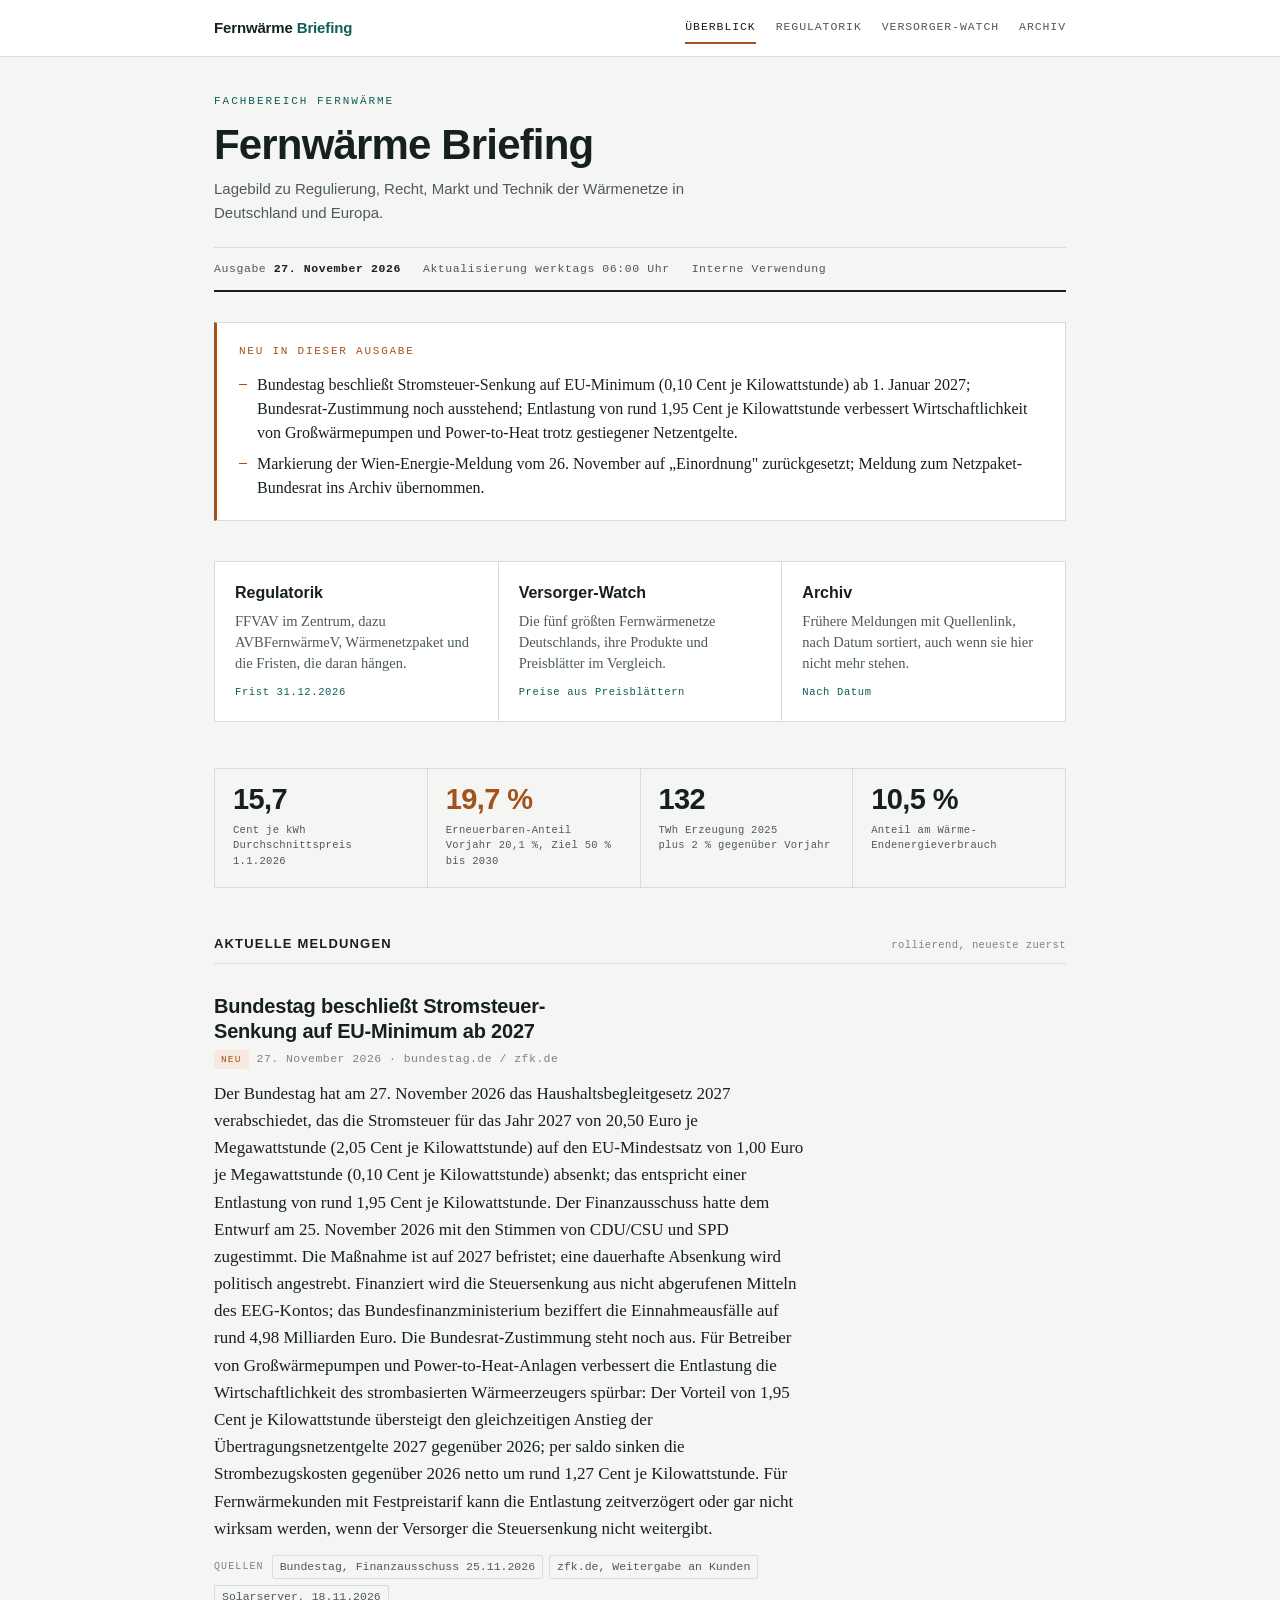
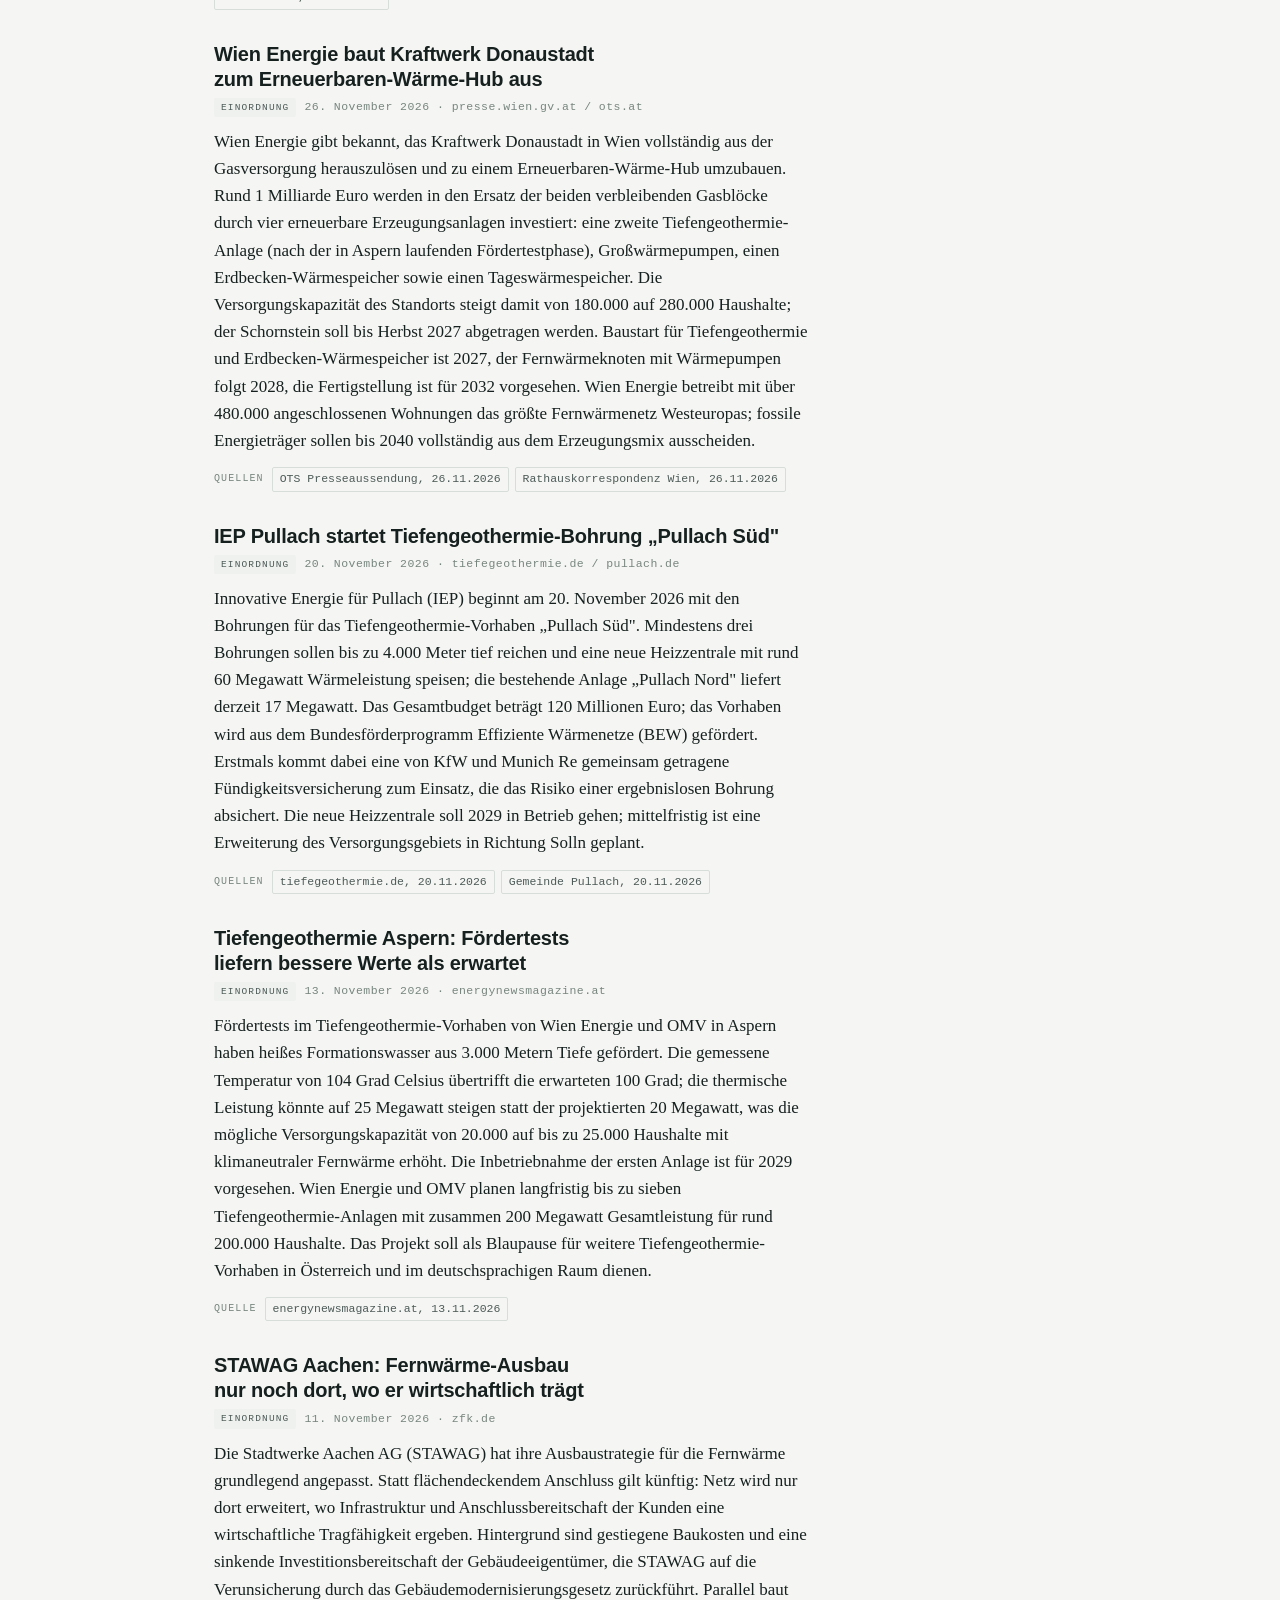
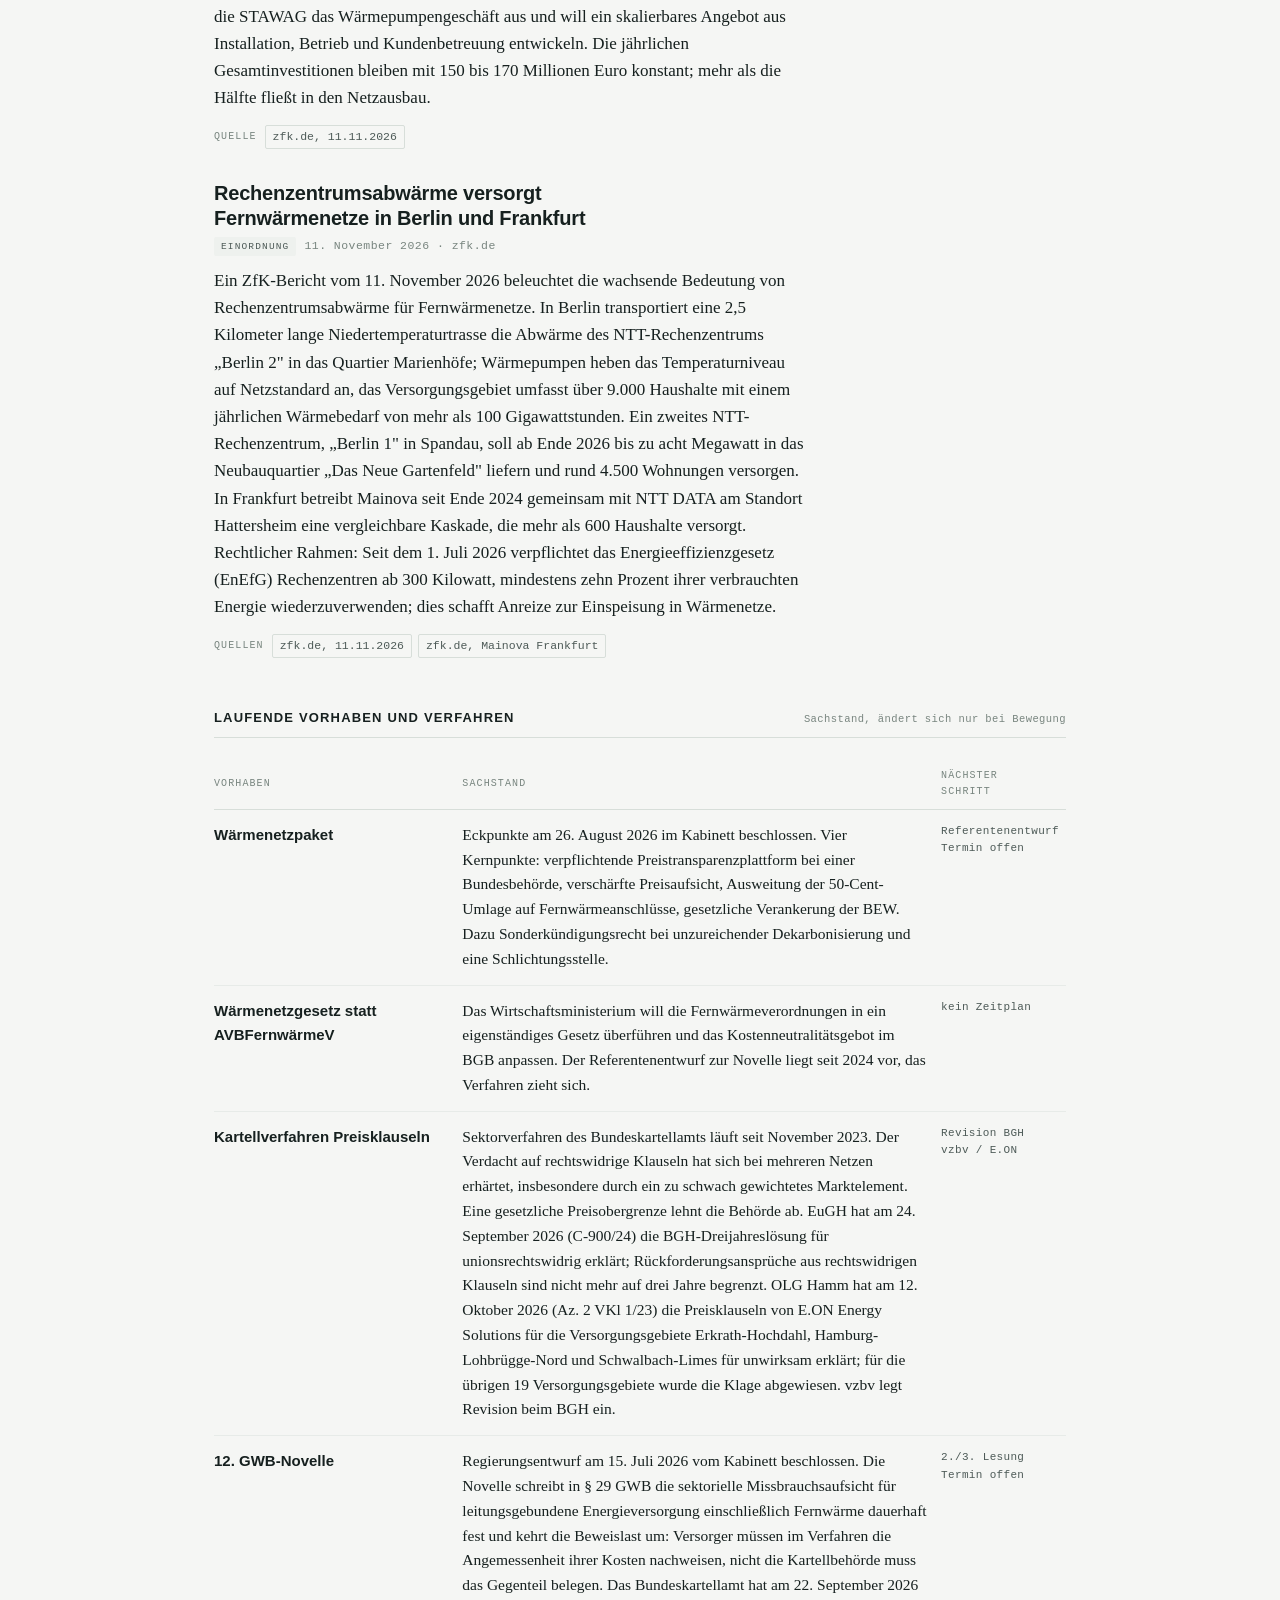
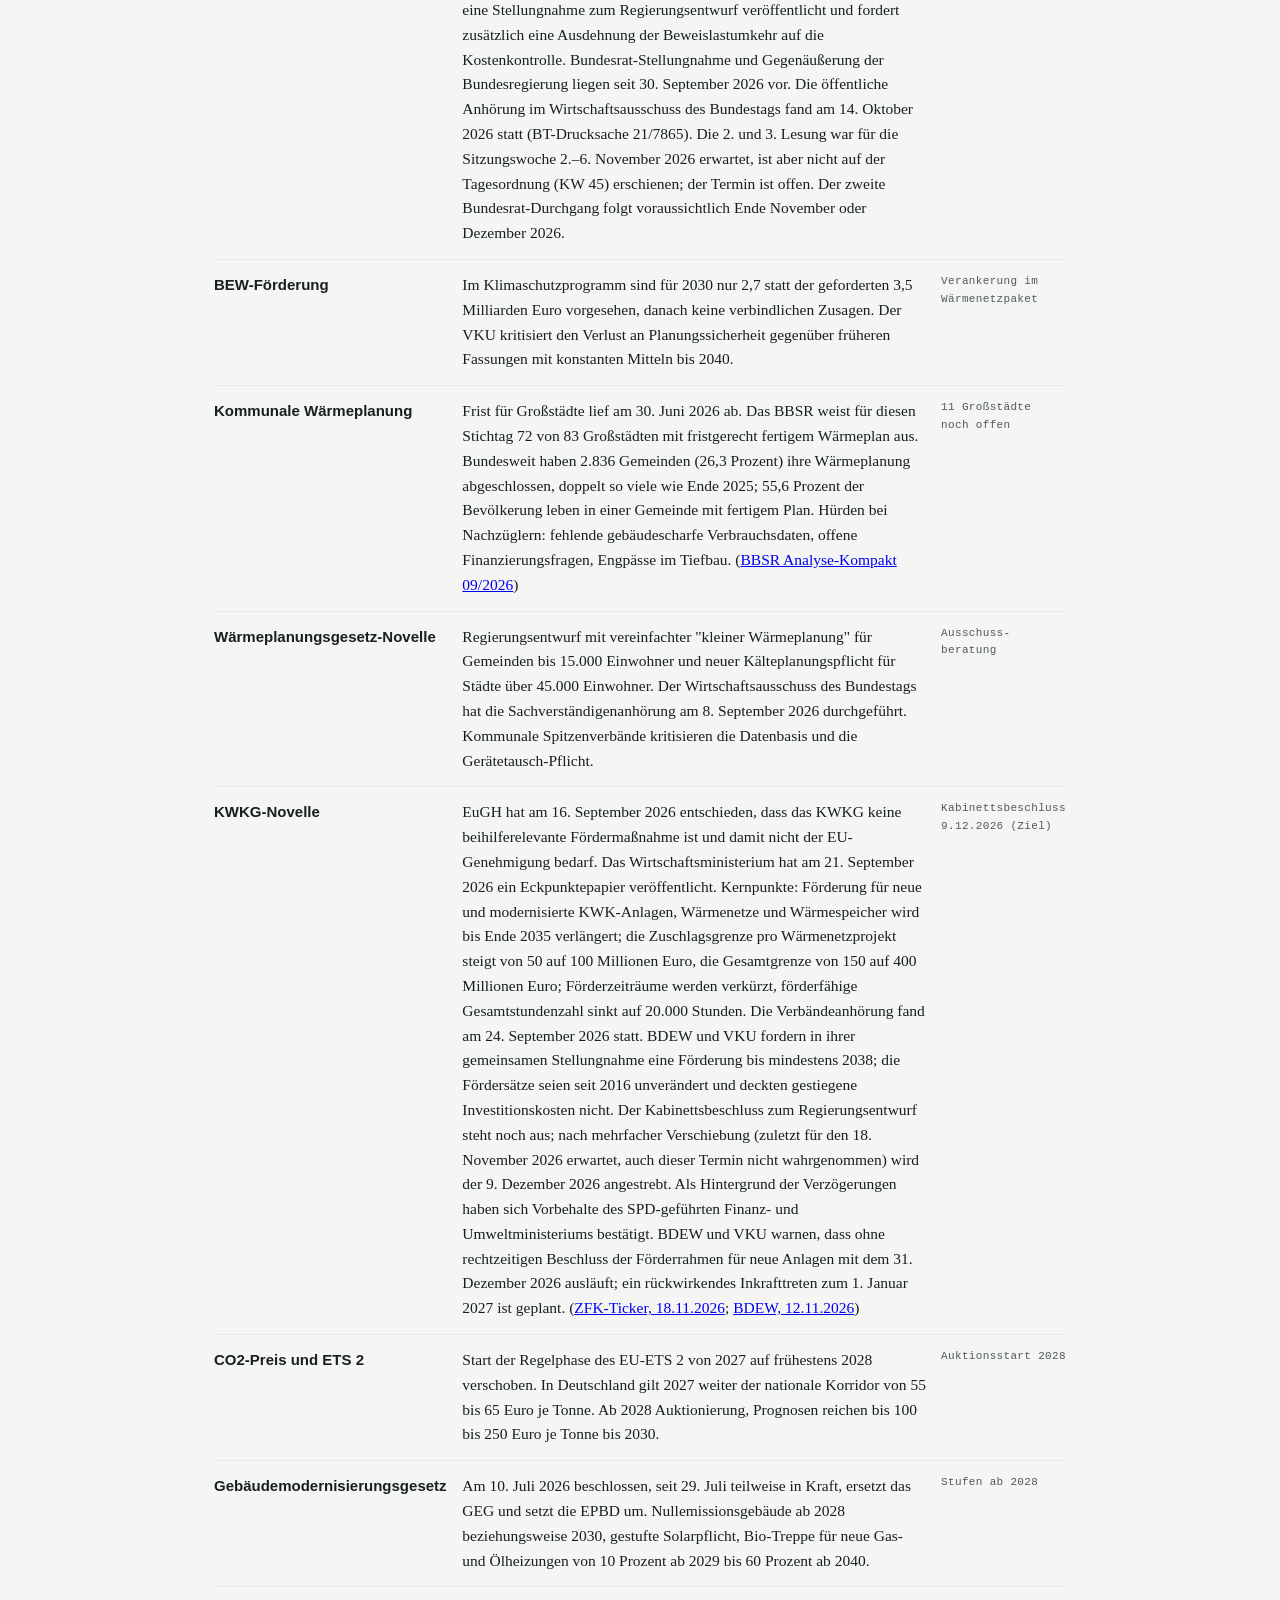
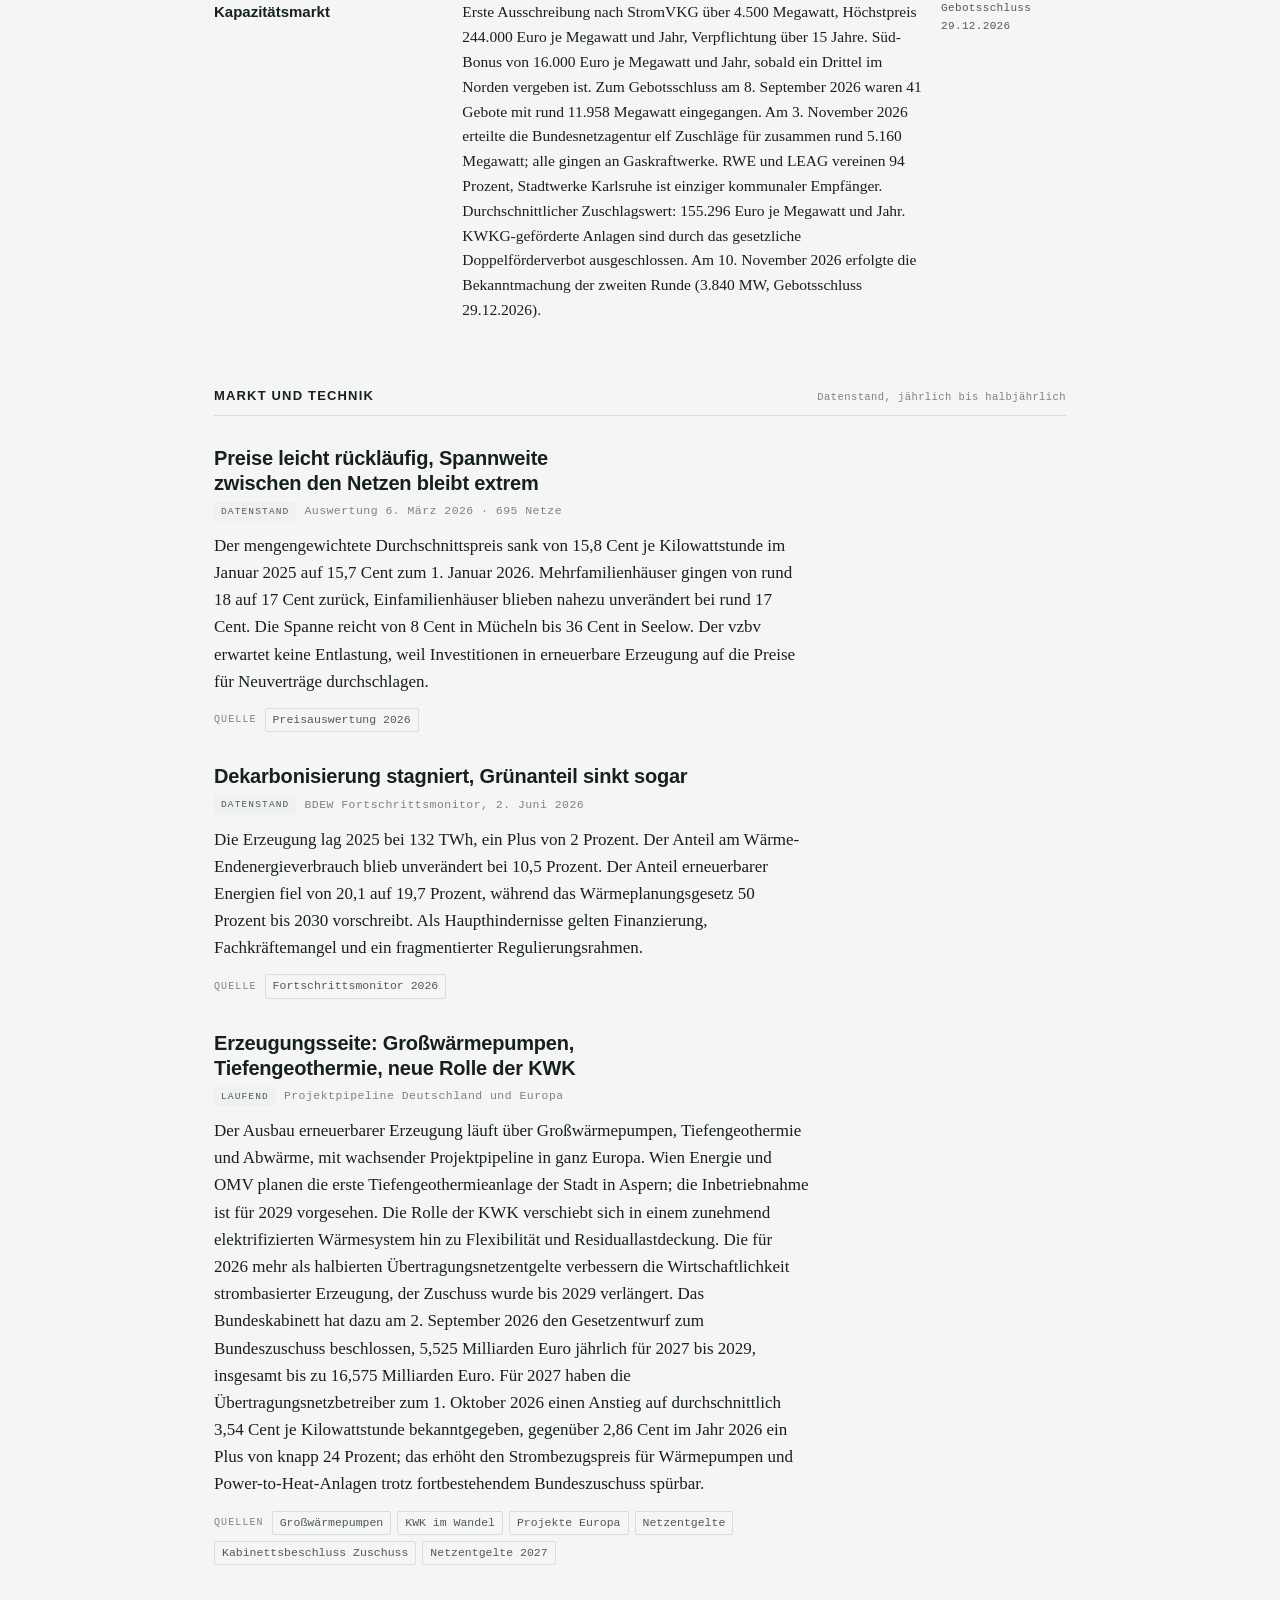
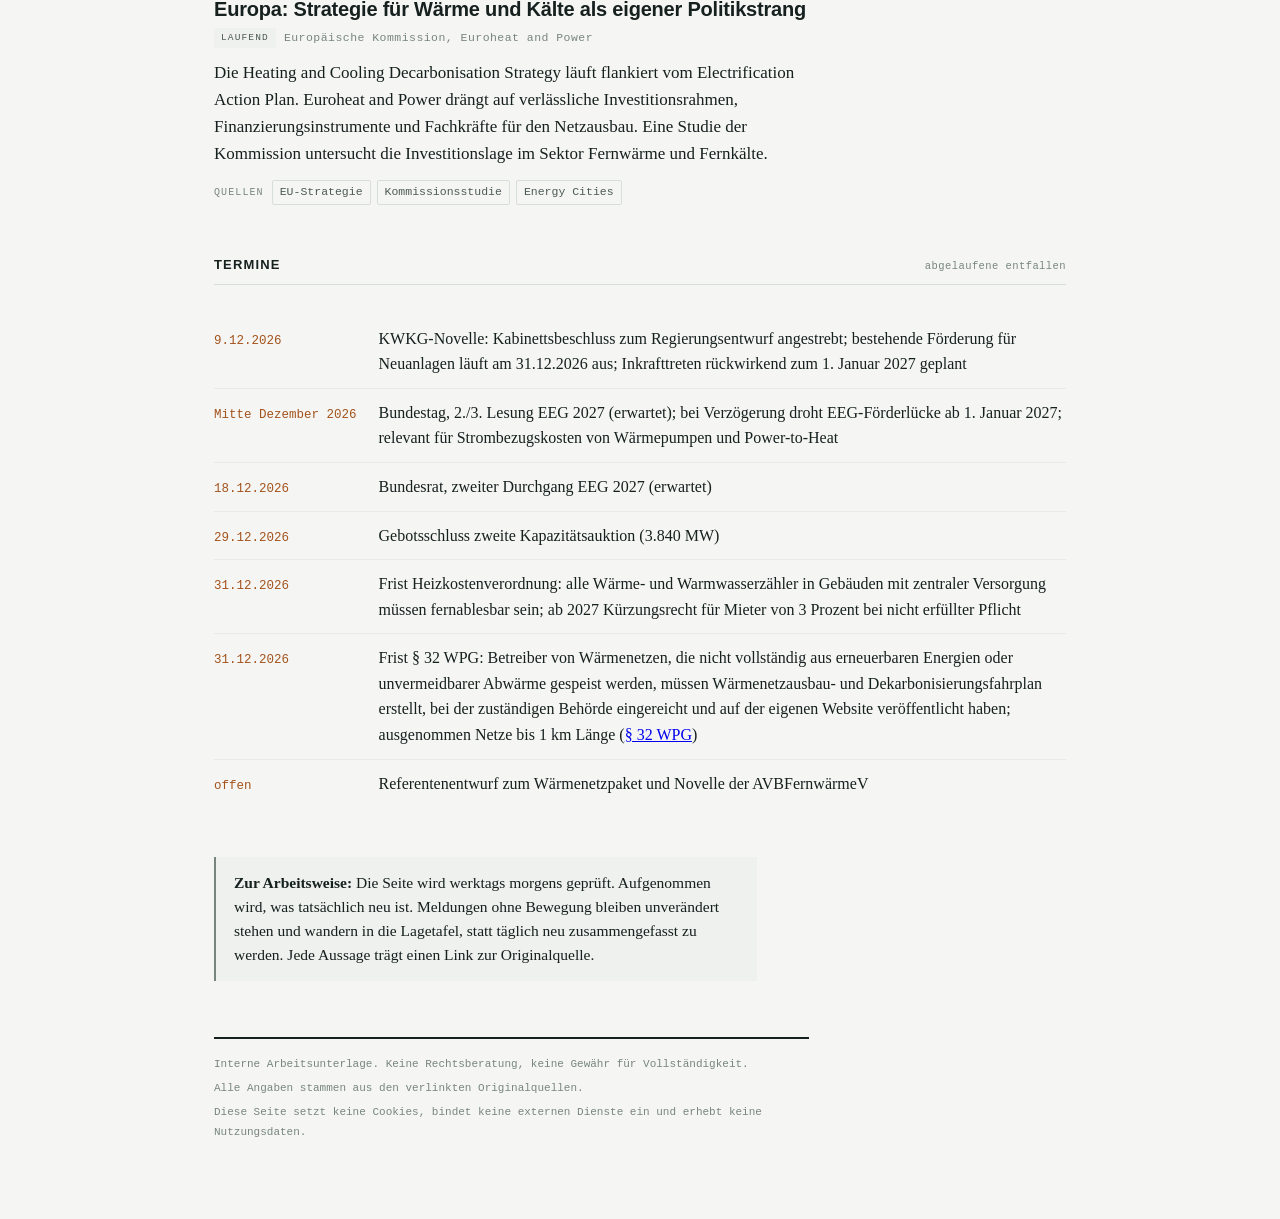
<file: index.html>
<!doctype html>
<html lang="de">
<head>
<meta charset="utf-8">
<meta name="viewport" content="width=device-width, initial-scale=1">
<meta name="robots" content="noindex, nofollow">
<meta name="referrer" content="no-referrer">
<meta name="color-scheme" content="light dark">
<meta name="description" content="Lagebild und Nachrichten zur Fernwaerme in Deutschland und Europa.">
<title>Fernwärme Briefing</title>
<link rel="stylesheet" href="assets/style.css">
</head>
<body>

<nav class="nav">
  <div class="nav-in">
    <a class="brand" href="index.html">Fernwärme<span> Briefing</span></a>
    <a class="tab" href="index.html" aria-current="page">Überblick</a>
    <a class="tab" href="regulatorik.html">Regulatorik</a>
    <a class="tab" href="versorger.html">Versorger-Watch</a>
    <a class="tab" href="archiv.html">Archiv</a>
  </div>
</nav>

<div class="wrap">

  <header class="mast">
    <div class="kicker">Fachbereich Fernwärme</div>
    <h1>Fernwärme Briefing</h1>
    <p class="subtitle">Lagebild zu Regulierung, Recht, Markt und Technik der Wärmenetze in Deutschland und Europa.</p>
    <div class="mast-meta">
      <span>Ausgabe <b>27. November 2026</b></span>
      <span>Aktualisierung werktags 06:00 Uhr</span>
      <span>Interne Verwendung</span>
    </div>
  </header>

  <div class="whatsnew">
    <h2>Neu in dieser Ausgabe</h2>
    <ul>
      <li>Bundestag beschließt Stromsteuer-Senkung auf EU-Minimum (0,10 Cent je Kilowattstunde) ab 1. Januar 2027; Bundesrat-Zustimmung noch ausstehend; Entlastung von rund 1,95 Cent je Kilowattstunde verbessert Wirtschaftlichkeit von Großwärmepumpen und Power-to-Heat trotz gestiegener Netzentgelte.</li>
      <li>Markierung der Wien-Energie-Meldung vom 26. November auf „Einordnung" zurückgesetzt; Meldung zum Netzpaket-Bundesrat ins Archiv übernommen.</li>
    </ul>
  </div>

  <div class="cards">
    <a class="card" href="regulatorik.html">
      <b>Regulatorik</b>
      <span>FFVAV im Zentrum, dazu AVBFernwärmeV, Wärmenetzpaket und die Fristen, die daran hängen.</span>
      <i>Frist 31.12.2026</i>
    </a>
    <a class="card" href="versorger.html">
      <b>Versorger-Watch</b>
      <span>Die fünf größten Fernwärmenetze Deutschlands, ihre Produkte und Preisblätter im Vergleich.</span>
      <i>Preise aus Preisblättern</i>
    </a>
    <a class="card" href="archiv.html">
      <b>Archiv</b>
      <span>Frühere Meldungen mit Quellenlink, nach Datum sortiert, auch wenn sie hier nicht mehr stehen.</span>
      <i>Nach Datum</i>
    </a>
  </div>

  <div class="figures">
    <div class="fig">
      <div class="fig-num">15,7</div>
      <div class="fig-lab">Cent je kWh<br>Durchschnittspreis 1.1.2026</div>
    </div>
    <div class="fig">
      <div class="fig-num fig-trend">19,7 %</div>
      <div class="fig-lab">Erneuerbaren-Anteil<br>Vorjahr 20,1 %, Ziel 50 % bis 2030</div>
    </div>
    <div class="fig">
      <div class="fig-num">132</div>
      <div class="fig-lab">TWh Erzeugung 2025<br>plus 2 % gegenüber Vorjahr</div>
    </div>
    <div class="fig">
      <div class="fig-num">10,5 %</div>
      <div class="fig-lab">Anteil am Wärme-<br>Endenergieverbrauch</div>
    </div>
  </div>

  <section>
    <div class="sec-head">
      <h2 class="sec-title">Aktuelle Meldungen</h2>
      <div class="sec-note">rollierend, neueste zuerst</div>
    </div>
    <div class="sec-body">

      <article class="item">
        <h3>Bundestag beschließt Stromsteuer-Senkung auf EU-Minimum ab 2027</h3>
        <div class="meta">
          <span class="pill pill-neu">Neu</span>
          <span class="date">27. November 2026 · bundestag.de / zfk.de</span>
        </div>
        <p>Der Bundestag hat am 27. November 2026 das Haushaltsbegleitgesetz 2027 verabschiedet, das die Stromsteuer für das Jahr 2027 von 20,50 Euro je Megawattstunde (2,05 Cent je Kilowattstunde) auf den EU-Mindestsatz von 1,00 Euro je Megawattstunde (0,10 Cent je Kilowattstunde) absenkt; das entspricht einer Entlastung von rund 1,95 Cent je Kilowattstunde. Der Finanzausschuss hatte dem Entwurf am 25. November 2026 mit den Stimmen von CDU/CSU und SPD zugestimmt. Die Maßnahme ist auf 2027 befristet; eine dauerhafte Absenkung wird politisch angestrebt. Finanziert wird die Steuersenkung aus nicht abgerufenen Mitteln des EEG-Kontos; das Bundesfinanzministerium beziffert die Einnahmeausfälle auf rund 4,98 Milliarden Euro. Die Bundesrat-Zustimmung steht noch aus. Für Betreiber von Großwärmepumpen und Power-to-Heat-Anlagen verbessert die Entlastung die Wirtschaftlichkeit des strombasierten Wärmeerzeugers spürbar: Der Vorteil von 1,95 Cent je Kilowattstunde übersteigt den gleichzeitigen Anstieg der Übertragungsnetzentgelte 2027 gegenüber 2026; per saldo sinken die Strombezugskosten gegenüber 2026 netto um rund 1,27 Cent je Kilowattstunde. Für Fernwärmekunden mit Festpreistarif kann die Entlastung zeitverzögert oder gar nicht wirksam werden, wenn der Versorger die Steuersenkung nicht weitergibt.</p>
        <div class="src">
          <span class="src-lab">Quellen</span>
          <a href="https://www.bundestag.de/presse/hib/kurzmeldungen-1238162">Bundestag, Finanzausschuss 25.11.2026</a>
          <a href="https://www.zfk.de/politik/deutschland/stromsteuersenkung-2027-versorger-weitergabe">zfk.de, Weitergabe an Kunden</a>
          <a href="https://www.solarserver.de/2026/11/18/stromsteuersenkung-2027-das-gilt-fuer-haushalte-und-betriebe/">Solarserver, 18.11.2026</a>
        </div>
      </article>

      <article class="item">
        <h3>Wien Energie baut Kraftwerk Donaustadt zum Erneuerbaren-Wärme-Hub aus</h3>
        <div class="meta">
          <span class="pill pill-lauf">Einordnung</span>
          <span class="date">26. November 2026 · presse.wien.gv.at / ots.at</span>
        </div>
        <p>Wien Energie gibt bekannt, das Kraftwerk Donaustadt in Wien vollständig aus der Gasversorgung herauszulösen und zu einem Erneuerbaren-Wärme-Hub umzubauen. Rund 1 Milliarde Euro werden in den Ersatz der beiden verbleibenden Gasblöcke durch vier erneuerbare Erzeugungsanlagen investiert: eine zweite Tiefengeothermie-Anlage (nach der in Aspern laufenden Fördertestphase), Großwärmepumpen, einen Erdbecken-Wärmespeicher sowie einen Tageswärmespeicher. Die Versorgungskapazität des Standorts steigt damit von 180.000 auf 280.000 Haushalte; der Schornstein soll bis Herbst 2027 abgetragen werden. Baustart für Tiefengeothermie und Erdbecken-Wärmespeicher ist 2027, der Fernwärmeknoten mit Wärmepumpen folgt 2028, die Fertigstellung ist für 2032 vorgesehen. Wien Energie betreibt mit über 480.000 angeschlossenen Wohnungen das größte Fernwärmenetz Westeuropas; fossile Energieträger sollen bis 2040 vollständig aus dem Erzeugungsmix ausscheiden.</p>
        <div class="src">
          <span class="src-lab">Quellen</span>
          <a href="https://www.ots.at/presseaussendung/OTS_20261126_OTS0035/raus-aus-gas-wien-energie-baut-kraftwerk-donaustadt-zum-erneuerbaren-waerme-hub-aus">OTS Presseaussendung, 26.11.2026</a>
          <a href="https://presse.wien.gv.at/presse/2026/11/26/raus-aus-gas-wien-energie-baut-kraftwerk-donaustadt-zum-erneuerbaren-waerme-hub-aus">Rathauskorrespondenz Wien, 26.11.2026</a>
        </div>
      </article>

      <article class="item">
        <h3>IEP Pullach startet Tiefengeothermie-Bohrung „Pullach Süd"</h3>
        <div class="meta">
          <span class="pill pill-lauf">Einordnung</span>
          <span class="date">20. November 2026 · tiefegeothermie.de / pullach.de</span>
        </div>
        <p>Innovative Energie für Pullach (IEP) beginnt am 20. November 2026 mit den Bohrungen für das Tiefengeothermie-Vorhaben „Pullach Süd". Mindestens drei Bohrungen sollen bis zu 4.000 Meter tief reichen und eine neue Heizzentrale mit rund 60 Megawatt Wärmeleistung speisen; die bestehende Anlage „Pullach Nord" liefert derzeit 17 Megawatt. Das Gesamtbudget beträgt 120 Millionen Euro; das Vorhaben wird aus dem Bundesförderprogramm Effiziente Wärmenetze (BEW) gefördert. Erstmals kommt dabei eine von KfW und Munich Re gemeinsam getragene Fündigkeitsversicherung zum Einsatz, die das Risiko einer ergebnislosen Bohrung absichert. Die neue Heizzentrale soll 2029 in Betrieb gehen; mittelfristig ist eine Erweiterung des Versorgungsgebiets in Richtung Solln geplant.</p>
        <div class="src">
          <span class="src-lab">Quellen</span>
          <a href="https://www.tiefegeothermie.de/news/bohrstart-fuer-pullach-sued-am-20112026">tiefegeothermie.de, 20.11.2026</a>
          <a href="https://www.pullach.de/iep-startet-neues-tiefengeothermie-projekt/">Gemeinde Pullach, 20.11.2026</a>
        </div>
      </article>

      <article class="item">
        <h3>Tiefengeothermie Aspern: Fördertests liefern bessere Werte als erwartet</h3>
        <div class="meta">
          <span class="pill pill-lauf">Einordnung</span>
          <span class="date">13. November 2026 · energynewsmagazine.at</span>
        </div>
        <p>Fördertests im Tiefengeothermie-Vorhaben von Wien Energie und OMV in Aspern haben heißes Formationswasser aus 3.000 Metern Tiefe gefördert. Die gemessene Temperatur von 104 Grad Celsius übertrifft die erwarteten 100 Grad; die thermische Leistung könnte auf 25 Megawatt steigen statt der projektierten 20 Megawatt, was die mögliche Versorgungskapazität von 20.000 auf bis zu 25.000 Haushalte mit klimaneutraler Fernwärme erhöht. Die Inbetriebnahme der ersten Anlage ist für 2029 vorgesehen. Wien Energie und OMV planen langfristig bis zu sieben Tiefengeothermie-Anlagen mit zusammen 200 Megawatt Gesamtleistung für rund 200.000 Haushalte. Das Projekt soll als Blaupause für weitere Tiefengeothermie-Vorhaben in Österreich und im deutschsprachigen Raum dienen.</p>
        <div class="src">
          <span class="src-lab">Quelle</span>
          <a href="https://www.energynewsmagazine.at/2026/11/13/heisses-wasser-aus-3-000-metern-tiefe/">energynewsmagazine.at, 13.11.2026</a>
        </div>
      </article>

      <article class="item">
        <h3>STAWAG Aachen: Fernwärme-Ausbau nur noch dort, wo er wirtschaftlich trägt</h3>
        <div class="meta">
          <span class="pill pill-lauf">Einordnung</span>
          <span class="date">11. November 2026 · zfk.de</span>
        </div>
        <p>Die Stadtwerke Aachen AG (STAWAG) hat ihre Ausbaustrategie für die Fernwärme grundlegend angepasst. Statt flächendeckendem Anschluss gilt künftig: Netz wird nur dort erweitert, wo Infrastruktur und Anschlussbereitschaft der Kunden eine wirtschaftliche Tragfähigkeit ergeben. Hintergrund sind gestiegene Baukosten und eine sinkende Investitionsbereitschaft der Gebäudeeigentümer, die STAWAG auf die Verunsicherung durch das Gebäudemodernisierungsgesetz zurückführt. Parallel baut die STAWAG das Wärmepumpengeschäft aus und will ein skalierbares Angebot aus Installation, Betrieb und Kundenbetreuung entwickeln. Die jährlichen Gesamtinvestitionen bleiben mit 150 bis 170 Millionen Euro konstant; mehr als die Hälfte fließt in den Netzausbau.</p>
        <div class="src">
          <span class="src-lab">Quelle</span>
          <a href="https://www.zfk.de/unternehmen/nachrichten/fernwaerme-waermewende-aachen-stadtwerke-stawag-finanzierung-erneuerbare">zfk.de, 11.11.2026</a>
        </div>
      </article>

      <article class="item">
        <h3>Rechenzentrumsabwärme versorgt Fernwärmenetze in Berlin und Frankfurt</h3>
        <div class="meta">
          <span class="pill pill-lauf">Einordnung</span>
          <span class="date">11. November 2026 · zfk.de</span>
        </div>
        <p>Ein ZfK-Bericht vom 11. November 2026 beleuchtet die wachsende Bedeutung von Rechenzentrumsabwärme für Fernwärmenetze. In Berlin transportiert eine 2,5 Kilometer lange Niedertemperaturtrasse die Abwärme des NTT-Rechenzentrums „Berlin 2" in das Quartier Marienhöfe; Wärmepumpen heben das Temperaturniveau auf Netzstandard an, das Versorgungsgebiet umfasst über 9.000 Haushalte mit einem jährlichen Wärmebedarf von mehr als 100 Gigawattstunden. Ein zweites NTT-Rechenzentrum, „Berlin 1" in Spandau, soll ab Ende 2026 bis zu acht Megawatt in das Neubauquartier „Das Neue Gartenfeld" liefern und rund 4.500 Wohnungen versorgen. In Frankfurt betreibt Mainova seit Ende 2024 gemeinsam mit NTT DATA am Standort Hattersheim eine vergleichbare Kaskade, die mehr als 600 Haushalte versorgt. Rechtlicher Rahmen: Seit dem 1. Juli 2026 verpflichtet das Energieeffizienzgesetz (EnEfG) Rechenzentren ab 300 Kilowatt, mindestens zehn Prozent ihrer verbrauchten Energie wiederzuverwenden; dies schafft Anreize zur Einspeisung in Wärmenetze.</p>
        <div class="src">
          <span class="src-lab">Quellen</span>
          <a href="https://www.zfk.de/energie/waermewende/eine-waermequelle-die-zwei-zukunftsmaerkte-verbindet">zfk.de, 11.11.2026</a>
          <a href="https://www.zfk.de/energie/waerme/mainova-will-rechenzentren-abwaerme-nutzen">zfk.de, Mainova Frankfurt</a>
        </div>
      </article>

    </div>
  </section>

  <section>
    <div class="sec-head">
      <h2 class="sec-title">Laufende Vorhaben und Verfahren</h2>
      <div class="sec-note">Sachstand, ändert sich nur bei Bewegung</div>
    </div>
    <div class="sec-body">
      <div class="scroller">
        <table class="board">
          <thead>
            <tr><th>Vorhaben</th><th>Sachstand</th><th>Nächster Schritt</th></tr>
          </thead>
          <tbody>
            <tr>
              <td>Wärmenetzpaket</td>
              <td>Eckpunkte am 26. August 2026 im Kabinett beschlossen. Vier Kernpunkte: verpflichtende Preistransparenzplattform bei einer Bundesbehörde, verschärfte Preisaufsicht, Ausweitung der 50-Cent-Umlage auf Fernwärmeanschlüsse, gesetzliche Verankerung der BEW. Dazu Sonderkündigungsrecht bei unzureichender Dekarbonisierung und eine Schlichtungsstelle.</td>
              <td class="st">Referentenentwurf<br>Termin offen</td>
            </tr>
            <tr>
              <td>Wärmenetzgesetz statt AVBFernwärmeV</td>
              <td>Das Wirtschaftsministerium will die Fernwärmeverordnungen in ein eigenständiges Gesetz überführen und das Kostenneutralitätsgebot im BGB anpassen. Der Referentenentwurf zur Novelle liegt seit 2024 vor, das Verfahren zieht sich.</td>
              <td class="st">kein Zeitplan</td>
            </tr>
            <tr>
              <td>Kartellverfahren Preisklauseln</td>
              <td>Sektorverfahren des Bundeskartellamts läuft seit November 2023. Der Verdacht auf rechtswidrige Klauseln hat sich bei mehreren Netzen erhärtet, insbesondere durch ein zu schwach gewichtetes Marktelement. Eine gesetzliche Preisobergrenze lehnt die Behörde ab. EuGH hat am 24. September 2026 (C-900/24) die BGH-Dreijahreslösung für unionsrechtswidrig erklärt; Rückforderungsansprüche aus rechtswidrigen Klauseln sind nicht mehr auf drei Jahre begrenzt. OLG Hamm hat am 12. Oktober 2026 (Az. 2 VKl 1/23) die Preisklauseln von E.ON Energy Solutions für die Versorgungsgebiete Erkrath-Hochdahl, Hamburg-Lohbrügge-Nord und Schwalbach-Limes für unwirksam erklärt; für die übrigen 19 Versorgungsgebiete wurde die Klage abgewiesen. vzbv legt Revision beim BGH ein.</td>
              <td class="st">Revision BGH<br>vzbv / E.ON</td>
            </tr>
            <tr>
              <td>12. GWB-Novelle</td>
              <td>Regierungsentwurf am 15. Juli 2026 vom Kabinett beschlossen. Die Novelle schreibt in § 29 GWB die sektorielle Missbrauchsaufsicht für leitungsgebundene Energieversorgung einschließlich Fernwärme dauerhaft fest und kehrt die Beweislast um: Versorger müssen im Verfahren die Angemessenheit ihrer Kosten nachweisen, nicht die Kartellbehörde muss das Gegenteil belegen. Das Bundeskartellamt hat am 22. September 2026 eine Stellungnahme zum Regierungsentwurf veröffentlicht und fordert zusätzlich eine Ausdehnung der Beweislastumkehr auf die Kostenkontrolle. Bundesrat-Stellungnahme und Gegenäußerung der Bundesregierung liegen seit 30. September 2026 vor. Die öffentliche Anhörung im Wirtschaftsausschuss des Bundestags fand am 14. Oktober 2026 statt (BT-Drucksache 21/7865). Die 2. und 3. Lesung war für die Sitzungswoche 2.–6. November 2026 erwartet, ist aber nicht auf der Tagesordnung (KW 45) erschienen; der Termin ist offen. Der zweite Bundesrat-Durchgang folgt voraussichtlich Ende November oder Dezember 2026.</td>
              <td class="st">2./3. Lesung<br>Termin offen</td>
            </tr>
            <tr>
              <td>BEW-Förderung</td>
              <td>Im Klimaschutzprogramm sind für 2030 nur 2,7 statt der geforderten 3,5 Milliarden Euro vorgesehen, danach keine verbindlichen Zusagen. Der VKU kritisiert den Verlust an Planungssicherheit gegenüber früheren Fassungen mit konstanten Mitteln bis 2040.</td>
              <td class="st">Verankerung im<br>Wärmenetzpaket</td>
            </tr>
            <tr>
              <td>Kommunale Wärmeplanung</td>
              <td>Frist für Großstädte lief am 30. Juni 2026 ab. Das BBSR weist für diesen Stichtag 72 von 83 Großstädten mit fristgerecht fertigem Wärmeplan aus. Bundesweit haben 2.836 Gemeinden (26,3 Prozent) ihre Wärmeplanung abgeschlossen, doppelt so viele wie Ende 2025; 55,6 Prozent der Bevölkerung leben in einer Gemeinde mit fertigem Plan. Hürden bei Nachzüglern: fehlende gebäudescharfe Verbrauchsdaten, offene Finanzierungsfragen, Engpässe im Tiefbau. (<a href="https://www.bbsr.bund.de/BBSR/DE/veroeffentlichungen/analysen-kompakt/2026/ak-09-2026.html">BBSR Analyse-Kompakt 09/2026</a>)</td>
              <td class="st">11 Großstädte<br>noch offen</td>
            </tr>
            <tr>
              <td>Wärmeplanungsgesetz-Novelle</td>
              <td>Regierungsentwurf mit vereinfachter "kleiner Wärmeplanung" für Gemeinden bis 15.000 Einwohner und neuer Kälteplanungspflicht für Städte über 45.000 Einwohner. Der Wirtschaftsausschuss des Bundestags hat die Sachverständigenanhörung am 8. September 2026 durchgeführt. Kommunale Spitzenverbände kritisieren die Datenbasis und die Gerätetausch-Pflicht.</td>
              <td class="st">Ausschuss-<br>beratung</td>
            </tr>
            <tr>
              <td>KWKG-Novelle</td>
              <td>EuGH hat am 16. September 2026 entschieden, dass das KWKG keine beihilferelevante Fördermaßnahme ist und damit nicht der EU-Genehmigung bedarf. Das Wirtschaftsministerium hat am 21. September 2026 ein Eckpunktepapier veröffentlicht. Kernpunkte: Förderung für neue und modernisierte KWK-Anlagen, Wärmenetze und Wärmespeicher wird bis Ende 2035 verlängert; die Zuschlagsgrenze pro Wärmenetzprojekt steigt von 50 auf 100 Millionen Euro, die Gesamtgrenze von 150 auf 400 Millionen Euro; Förderzeiträume werden verkürzt, förderfähige Gesamtstundenzahl sinkt auf 20.000 Stunden. Die Verbändeanhörung fand am 24. September 2026 statt. BDEW und VKU fordern in ihrer gemeinsamen Stellungnahme eine Förderung bis mindestens 2038; die Fördersätze seien seit 2016 unverändert und deckten gestiegene Investitionskosten nicht. Der Kabinettsbeschluss zum Regierungsentwurf steht noch aus; nach mehrfacher Verschiebung (zuletzt für den 18. November 2026 erwartet, auch dieser Termin nicht wahrgenommen) wird der 9. Dezember 2026 angestrebt. Als Hintergrund der Verzögerungen haben sich Vorbehalte des SPD-geführten Finanz- und Umweltministeriums bestätigt. BDEW und VKU warnen, dass ohne rechtzeitigen Beschluss der Förderrahmen für neue Anlagen mit dem 31. Dezember 2026 ausläuft; ein rückwirkendes Inkrafttreten zum 1. Januar 2027 ist geplant. (<a href="https://www.zfk.de/politik/deutschland/energiegesetze-ticker-deutschland-reiche">ZFK-Ticker, 18.11.2026</a>; <a href="https://www.bdew.de/presse/ausbaustopp-bei-kwk-und-fernwaerme-verhindern/">BDEW, 12.11.2026</a>)</td>
              <td class="st">Kabinetts&shy;beschluss<br>9.12.2026 (Ziel)</td>
            </tr>
            <tr>
              <td>CO2-Preis und ETS 2</td>
              <td>Start der Regelphase des EU-ETS 2 von 2027 auf frühestens 2028 verschoben. In Deutschland gilt 2027 weiter der nationale Korridor von 55 bis 65 Euro je Tonne. Ab 2028 Auktionierung, Prognosen reichen bis 100 bis 250 Euro je Tonne bis 2030.</td>
              <td class="st">Auktionsstart 2028</td>
            </tr>
            <tr>
              <td>Gebäudemodernisierungsgesetz</td>
              <td>Am 10. Juli 2026 beschlossen, seit 29. Juli teilweise in Kraft, ersetzt das GEG und setzt die EPBD um. Nullemissionsgebäude ab 2028 beziehungsweise 2030, gestufte Solarpflicht, Bio-Treppe für neue Gas- und Ölheizungen von 10 Prozent ab 2029 bis 60 Prozent ab 2040.</td>
              <td class="st">Stufen ab 2028</td>
            </tr>
            <tr>
              <td>Kapazitätsmarkt</td>
              <td>Erste Ausschreibung nach StromVKG über 4.500 Megawatt, Höchstpreis 244.000 Euro je Megawatt und Jahr, Verpflichtung über 15 Jahre. Süd-Bonus von 16.000 Euro je Megawatt und Jahr, sobald ein Drittel im Norden vergeben ist. Zum Gebotsschluss am 8. September 2026 waren 41 Gebote mit rund 11.958 Megawatt eingegangen. Am 3. November 2026 erteilte die Bundesnetzagentur elf Zuschläge für zusammen rund 5.160 Megawatt; alle gingen an Gaskraftwerke. RWE und LEAG vereinen 94 Prozent, Stadtwerke Karlsruhe ist einziger kommunaler Empfänger. Durchschnittlicher Zuschlagswert: 155.296 Euro je Megawatt und Jahr. KWKG-geförderte Anlagen sind durch das gesetzliche Doppelförderverbot ausgeschlossen. Am 10. November 2026 erfolgte die Bekanntmachung der zweiten Runde (3.840 MW, Gebotsschluss 29.12.2026).</td>
              <td class="st">Gebotsschluss<br>29.12.2026</td>
            </tr>
          </tbody>
        </table>
      </div>
    </div>
  </section>

  <section>
    <div class="sec-head">
      <h2 class="sec-title">Markt und Technik</h2>
      <div class="sec-note">Datenstand, jährlich bis halbjährlich</div>
    </div>
    <div class="sec-body">

      <article class="item">
        <h3>Preise leicht rückläufig, Spannweite zwischen den Netzen bleibt extrem</h3>
        <div class="meta">
          <span class="pill pill-lauf">Datenstand</span>
          <span class="date">Auswertung 6. März 2026 · 695 Netze</span>
        </div>
        <p>Der mengengewichtete Durchschnittspreis sank von 15,8 Cent je Kilowattstunde im Januar 2025 auf 15,7 Cent zum 1. Januar 2026. Mehrfamilienhäuser gingen von rund 18 auf 17 Cent zurück, Einfamilienhäuser blieben nahezu unverändert bei rund 17 Cent. Die Spanne reicht von 8 Cent in Mücheln bis 36 Cent in Seelow. Der vzbv erwartet keine Entlastung, weil Investitionen in erneuerbare Erzeugung auf die Preise für Neuverträge durchschlagen.</p>
        <div class="src">
          <span class="src-lab">Quelle</span>
          <a href="https://www.zfk.de/energie/waermewende/fernwaermepreise-2026-klarer-trend-erkennbar">Preisauswertung 2026</a>
        </div>
      </article>

      <article class="item">
        <h3>Dekarbonisierung stagniert, Grünanteil sinkt sogar</h3>
        <div class="meta">
          <span class="pill pill-lauf">Datenstand</span>
          <span class="date">BDEW Fortschrittsmonitor, 2. Juni 2026</span>
        </div>
        <p>Die Erzeugung lag 2025 bei 132 TWh, ein Plus von 2 Prozent. Der Anteil am Wärme-Endenergieverbrauch blieb unverändert bei 10,5 Prozent. Der Anteil erneuerbarer Energien fiel von 20,1 auf 19,7 Prozent, während das Wärmeplanungsgesetz 50 Prozent bis 2030 vorschreibt. Als Haupthindernisse gelten Finanzierung, Fachkräftemangel und ein fragmentierter Regulierungsrahmen.</p>
        <div class="src">
          <span class="src-lab">Quelle</span>
          <a href="https://www.zfk.de/energie/waerme/fernwaerme-waermewende-bdew-fortschrittsmonitor-energiewende-2026">Fortschrittsmonitor 2026</a>
        </div>
      </article>

      <article class="item">
        <h3>Erzeugungsseite: Großwärmepumpen, Tiefengeothermie, neue Rolle der KWK</h3>
        <div class="meta">
          <span class="pill pill-lauf">Laufend</span>
          <span class="date">Projektpipeline Deutschland und Europa</span>
        </div>
        <p>Der Ausbau erneuerbarer Erzeugung läuft über Großwärmepumpen, Tiefengeothermie und Abwärme, mit wachsender Projektpipeline in ganz Europa. Wien Energie und OMV planen die erste Tiefengeothermieanlage der Stadt in Aspern; die Inbetriebnahme ist für 2029 vorgesehen. Die Rolle der KWK verschiebt sich in einem zunehmend elektrifizierten Wärmesystem hin zu Flexibilität und Residuallastdeckung. Die für 2026 mehr als halbierten Übertragungsnetzentgelte verbessern die Wirtschaftlichkeit strombasierter Erzeugung, der Zuschuss wurde bis 2029 verlängert. Das Bundeskabinett hat dazu am 2. September 2026 den Gesetzentwurf zum Bundeszuschuss beschlossen, 5,525 Milliarden Euro jährlich für 2027 bis 2029, insgesamt bis zu 16,575 Milliarden Euro. Für 2027 haben die Übertragungsnetzbetreiber zum 1. Oktober 2026 einen Anstieg auf durchschnittlich 3,54 Cent je Kilowattstunde bekanntgegeben, gegenüber 2,86 Cent im Jahr 2026 ein Plus von knapp 24 Prozent; das erhöht den Strombezugspreis für Wärmepumpen und Power-to-Heat-Anlagen trotz fortbestehendem Bundeszuschuss spürbar.</p>
        <div class="src">
          <span class="src-lab">Quellen</span>
          <a href="https://www.zfk.de/energie/waermewende/technologien-fuer-gruene-fernwaerme-grosswaermepumpen">Großwärmepumpen</a>
          <a href="https://www.zfk.de/energie/waerme/kwk-fernwaerme-waermepumpe-strommarkt-bet-dena-eworld">KWK im Wandel</a>
          <a href="https://www.iwr.de/news/mega-waermepumpen-fuer-industrie-und-fernwaerme-neue-projekte-in-ganz-europa-zeigen-potenzial-news39556">Projekte Europa</a>
          <a href="https://www.zfk.de/politik/deutschland/uebertragungsnetzentgelte-halbiert-strompreis">Netzentgelte</a>
          <a href="https://www.iwr.de/news/bund-zahlt-milliarden-fuer-niedrigere-strom-netzentgelte-teure-buerger-akzeptanz-bei-erdkabeln-aus-2015-wirkt-bis-heute-nach-news40008">Kabinettsbeschluss Zuschuss</a>
          <a href="https://www.t-online.de/heim-garten/aktuelles/id_101461174/strompreise-2027-netzentgelte-steigen-das-kostet-haushalte-mehr.html">Netzentgelte 2027</a>
        </div>
      </article>

      <article class="item">
        <h3>Europa: Strategie für Wärme und Kälte als eigener Politikstrang</h3>
        <div class="meta">
          <span class="pill pill-lauf">Laufend</span>
          <span class="date">Europäische Kommission, Euroheat and Power</span>
        </div>
        <p>Die Heating and Cooling Decarbonisation Strategy läuft flankiert vom Electrification Action Plan. Euroheat and Power drängt auf verlässliche Investitionsrahmen, Finanzierungsinstrumente und Fachkräfte für den Netzausbau. Eine Studie der Kommission untersucht die Investitionslage im Sektor Fernwärme und Fernkälte.</p>
        <div class="src">
          <span class="src-lab">Quellen</span>
          <a href="https://www.euroheat.org/news/eu-heating-and-cooling-decarbonisation-strategy-announced-for-secure-and-affordable-energy-1">EU-Strategie</a>
          <a href="https://www.euroheat.org/news/new-european-commission-study-examines-district-heating-and-cooling-energy-sector-investment-1">Kommissionsstudie</a>
          <a href="https://energy-cities.eu/presse/europes-heating-and-cooling-dilemma-can-district-energy-deliver/">Energy Cities</a>
        </div>
      </article>

    </div>
  </section>

  <section>
    <div class="sec-head">
      <h2 class="sec-title">Termine</h2>
      <div class="sec-note">abgelaufene entfallen</div>
    </div>
    <div class="sec-body">
      <div class="scroller">
        <table class="termine">
          <tbody>
            <tr><td class="d">9.12.2026</td><td>KWKG-Novelle: Kabinettsbeschluss zum Regierungsentwurf angestrebt; bestehende Förderung für Neuanlagen läuft am 31.12.2026 aus; Inkrafttreten rückwirkend zum 1. Januar 2027 geplant</td></tr>
            <tr><td class="d">Mitte Dezember 2026</td><td>Bundestag, 2./3. Lesung EEG 2027 (erwartet); bei Verzögerung droht EEG-Förderlücke ab 1. Januar 2027; relevant für Strombezugskosten von Wärmepumpen und Power-to-Heat</td></tr>
            <tr><td class="d">18.12.2026</td><td>Bundesrat, zweiter Durchgang EEG 2027 (erwartet)</td></tr>
            <tr><td class="d">29.12.2026</td><td>Gebotsschluss zweite Kapazitätsauktion (3.840 MW)</td></tr>
            <tr><td class="d">31.12.2026</td><td>Frist Heizkostenverordnung: alle Wärme- und Warmwasserzähler in Gebäuden mit zentraler Versorgung müssen fernablesbar sein; ab 2027 Kürzungsrecht für Mieter von 3 Prozent bei nicht erfüllter Pflicht</td></tr>
            <tr><td class="d">31.12.2026</td><td>Frist § 32 WPG: Betreiber von Wärmenetzen, die nicht vollständig aus erneuerbaren Energien oder unvermeidbarer Abwärme gespeist werden, müssen Wärmenetzausbau- und Dekarbonisierungsfahrplan erstellt, bei der zuständigen Behörde eingereicht und auf der eigenen Website veröffentlicht haben; ausgenommen Netze bis 1 km Länge (<a href="https://lxgesetze.de/wpg/32">§ 32 WPG</a>)</td></tr>
            <tr><td class="d">offen</td><td>Referentenentwurf zum Wärmenetzpaket und Novelle der AVBFernwärmeV</td></tr>
          </tbody>
        </table>
      </div>
    </div>
  </section>

  <div class="note">
    <strong>Zur Arbeitsweise:</strong> Die Seite wird werktags morgens geprüft. Aufgenommen wird, was tatsächlich neu ist. Meldungen ohne Bewegung bleiben unverändert stehen und wandern in die Lagetafel, statt täglich neu zusammengefasst zu werden. Jede Aussage trägt einen Link zur Originalquelle.
  </div>

  <footer class="foot">
    <p>Interne Arbeitsunterlage. Keine Rechtsberatung, keine Gewähr für Vollständigkeit.</p>
    <p>Alle Angaben stammen aus den verlinkten Originalquellen.</p>
    <p>Diese Seite setzt keine Cookies, bindet keine externen Dienste ein und erhebt keine Nutzungsdaten.</p>
  </footer>

</div>
</body>
</html>
</file>
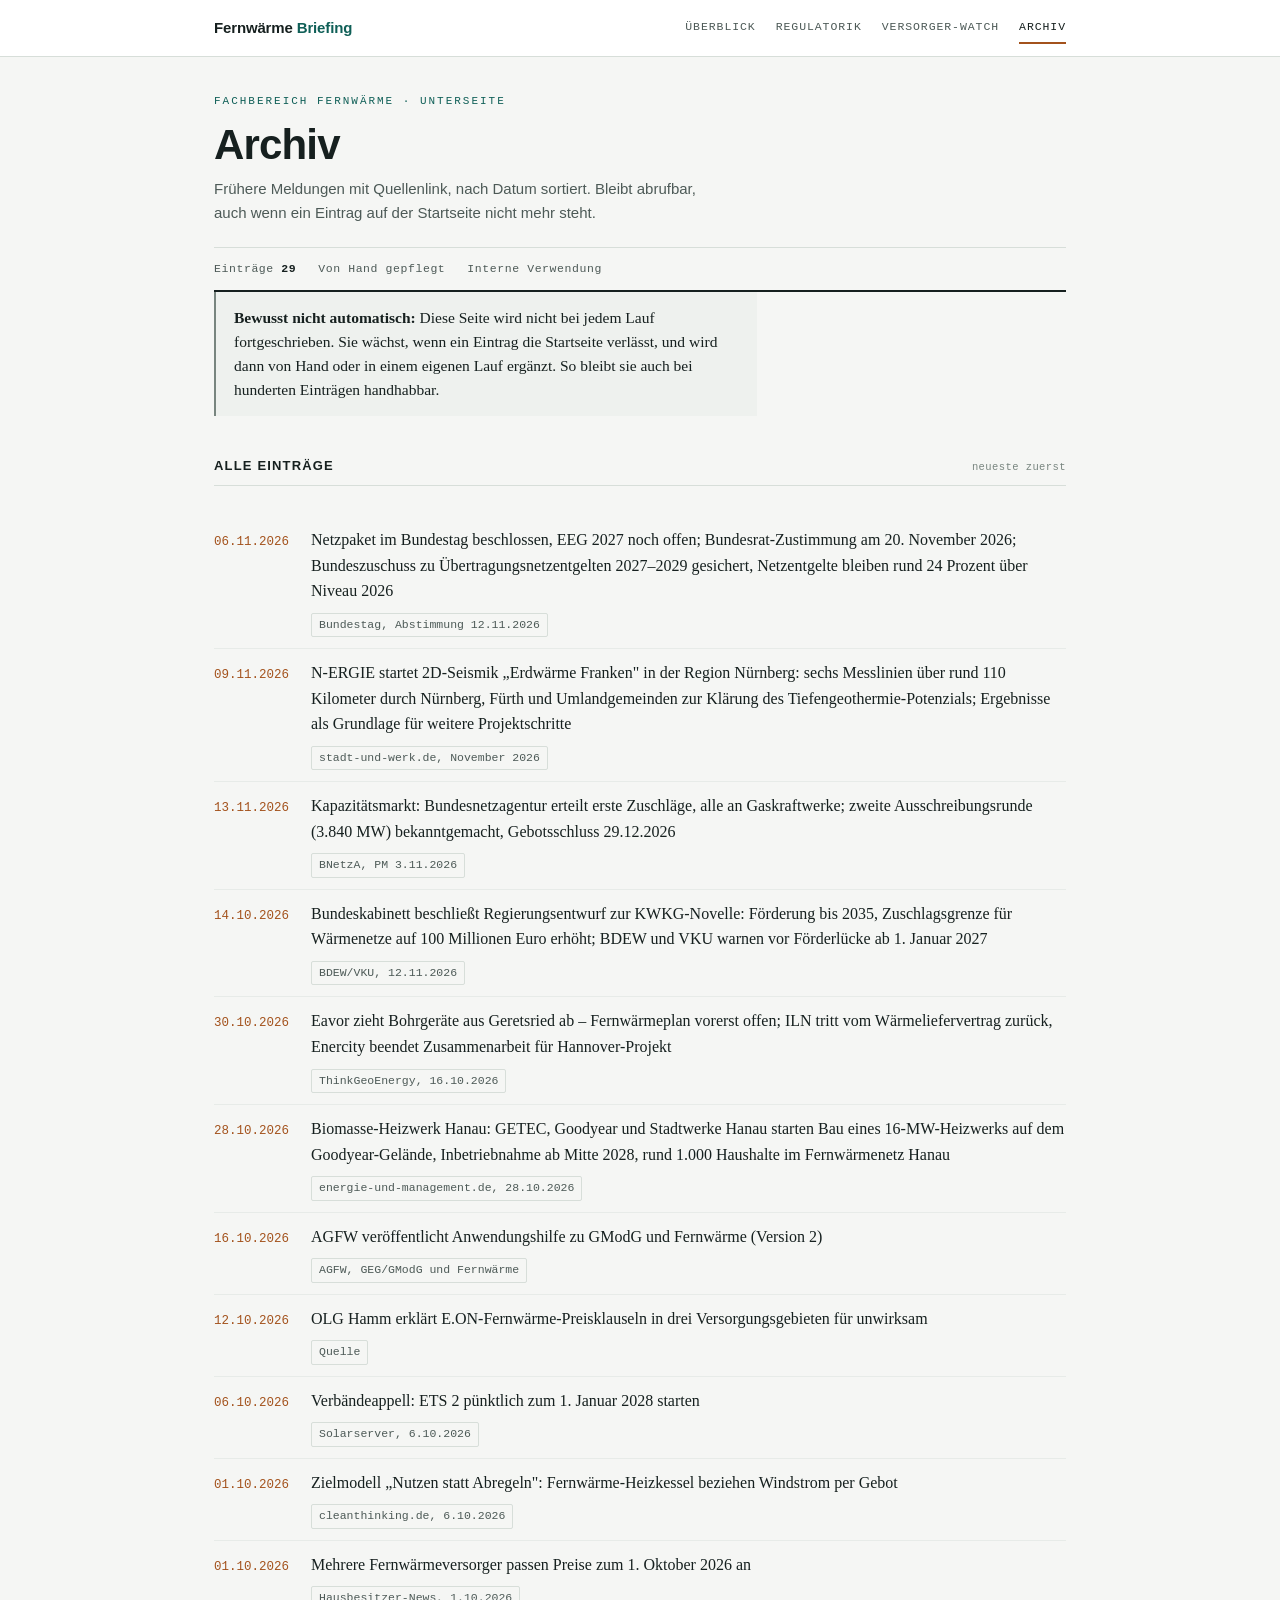
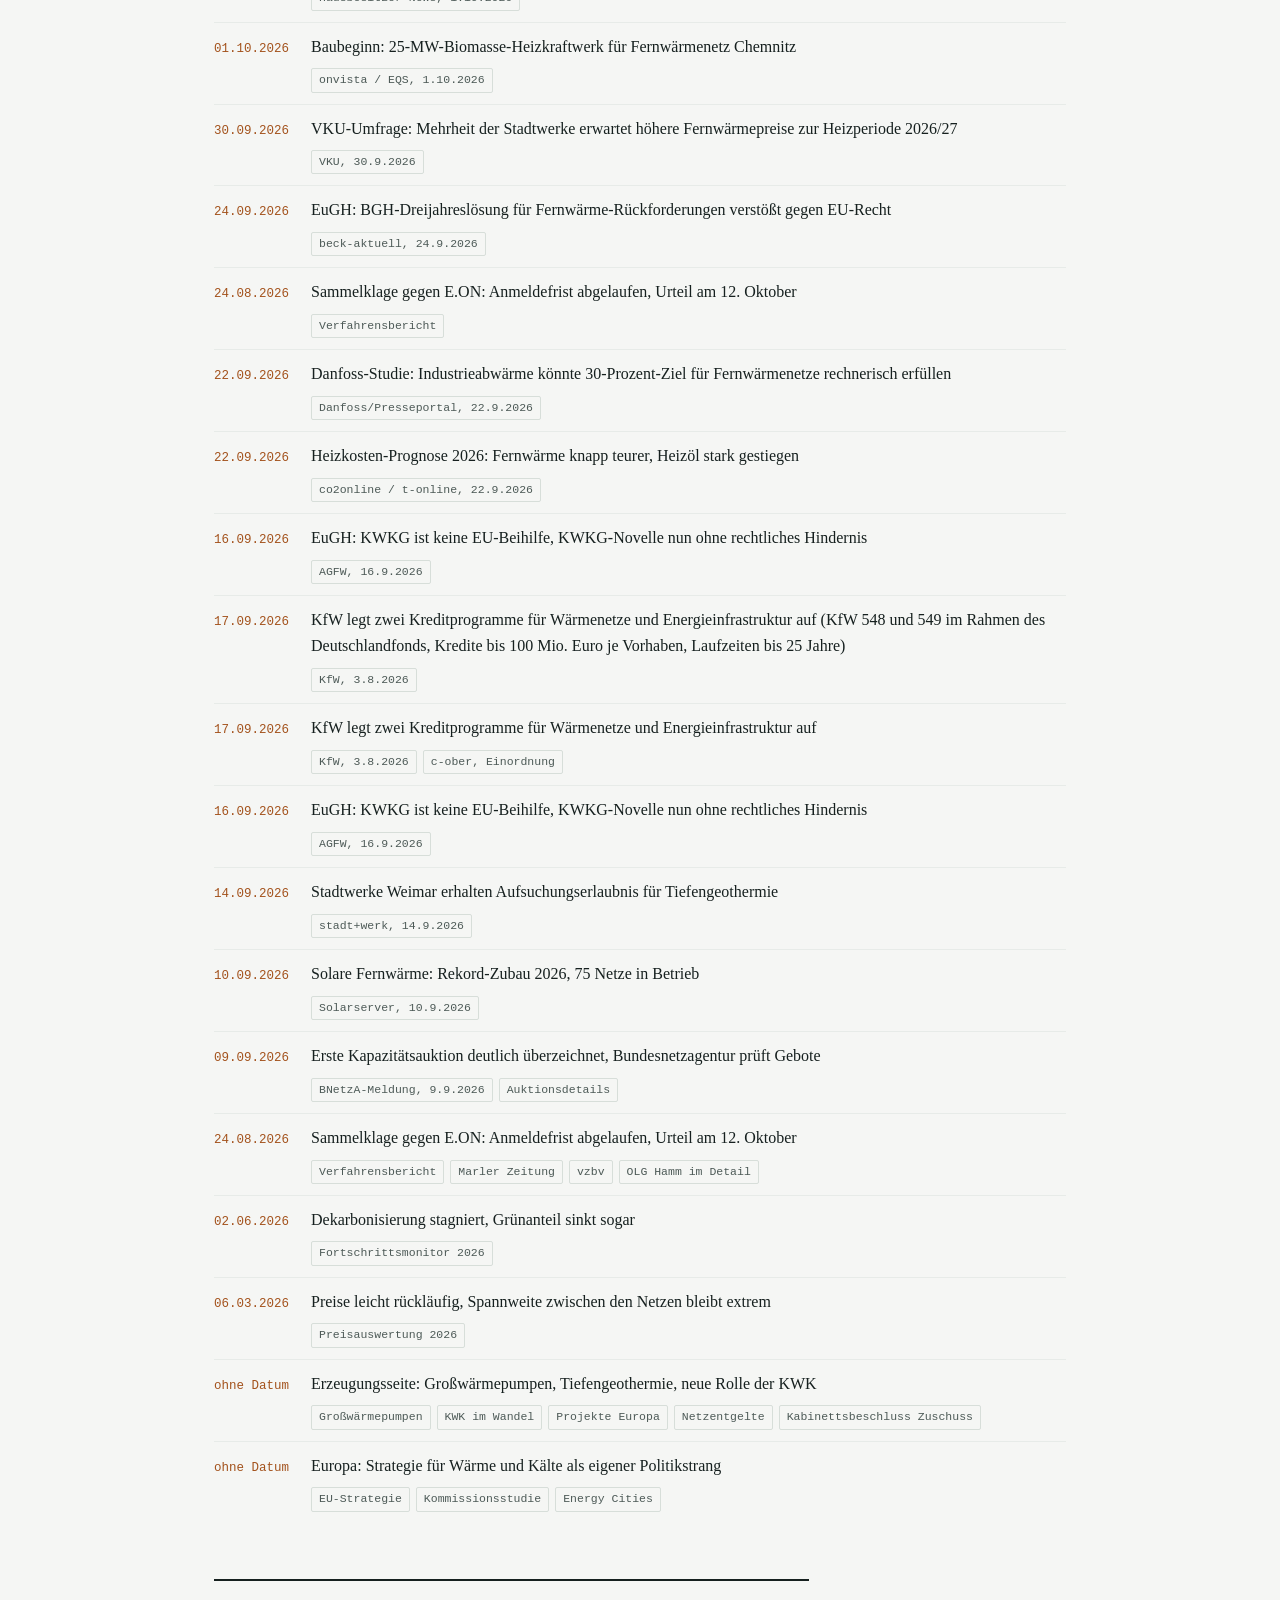
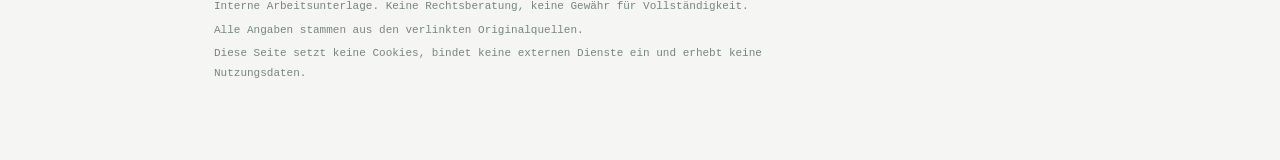
<file: archiv.html>
<!doctype html>
<html lang="de">
<head>
<meta charset="utf-8">
<meta name="viewport" content="width=device-width, initial-scale=1">
<meta name="robots" content="noindex, nofollow">
<meta name="referrer" content="no-referrer">
<meta name="color-scheme" content="light dark">
<meta name="description" content="Frühere Meldungen mit Quellenlink, nach Datum sortiert.">
<title>Archiv · Fernwärme Briefing</title>
<link rel="stylesheet" href="assets/style.css">
</head>
<body>

<nav class="nav">
  <div class="nav-in">
    <a class="brand" href="index.html">Fernwärme<span> Briefing</span></a>
    <a class="tab" href="index.html">Überblick</a>
    <a class="tab" href="regulatorik.html">Regulatorik</a>
    <a class="tab" href="versorger.html">Versorger-Watch</a>
    <a class="tab" href="archiv.html" aria-current="page">Archiv</a>
  </div>
</nav>

<div class="wrap">

  <header class="mast">
    <div class="kicker">Fachbereich Fernwärme · Unterseite</div>
    <h1>Archiv</h1>
    <p class="subtitle">Frühere Meldungen mit Quellenlink, nach Datum sortiert. Bleibt abrufbar, auch wenn ein Eintrag auf der Startseite nicht mehr steht.</p>
    <div class="mast-meta">
      <span>Einträge <b>29</b></span>
      <span>Von Hand gepflegt</span>
      <span>Interne Verwendung</span>
    </div>
  </header>

  <div class="note">
    <strong>Bewusst nicht automatisch:</strong> Diese Seite wird nicht bei jedem Lauf
    fortgeschrieben. Sie wächst, wenn ein Eintrag die Startseite verlässt, und wird dann von Hand
    oder in einem eigenen Lauf ergänzt. So bleibt sie auch bei hunderten Einträgen handhabbar.
  </div>

  <section>
    <div class="sec-head">
      <h2 class="sec-title">Alle Einträge</h2>
      <div class="sec-note">neueste zuerst</div>
    </div>
    <div class="sec-body">
      <div class="scroller">
      <table class="termine">
        <tbody>
<tr><td class="d">06.11.2026</td><td>Netzpaket im Bundestag beschlossen, EEG 2027 noch offen; Bundesrat-Zustimmung am 20. November 2026; Bundeszuschuss zu Übertragungsnetzentgelten 2027–2029 gesichert, Netzentgelte bleiben rund 24 Prozent über Niveau 2026<div class="src" style="margin-top:6px"><a href="https://www.bundestag.de/dokumente/textarchiv/2026/kw46-de-uebertragungsnetzkosten-1232592">Bundestag, Abstimmung 12.11.2026</a></div></td></tr>
<tr><td class="d">09.11.2026</td><td>N-ERGIE startet 2D-Seismik „Erdwärme Franken" in der Region Nürnberg: sechs Messlinien über rund 110 Kilometer durch Nürnberg, Fürth und Umlandgemeinden zur Klärung des Tiefengeothermie-Potenzials; Ergebnisse als Grundlage für weitere Projektschritte<div class="src" style="margin-top:6px"><a href="https://www.stadt-und-werk.de/k21-meldungen/n-ergie-erkundet-geothermiepotenzial/">stadt-und-werk.de, November 2026</a></div></td></tr>
<tr><td class="d">13.11.2026</td><td>Kapazitätsmarkt: Bundesnetzagentur erteilt erste Zuschläge, alle an Gaskraftwerke; zweite Ausschreibungsrunde (3.840 MW) bekanntgemacht, Gebotsschluss 29.12.2026<div class="src" style="margin-top:6px"><a href="https://www.bundesnetzagentur.de/SharedDocs/Pressemitteilungen/DE/2026/20261103_StromVKG.html">BNetzA, PM 3.11.2026</a></div></td></tr>
<tr><td class="d">14.10.2026</td><td>Bundeskabinett beschließt Regierungsentwurf zur KWKG-Novelle: Förderung bis 2035, Zuschlagsgrenze für Wärmenetze auf 100 Millionen Euro erhöht; BDEW und VKU warnen vor Förderlücke ab 1. Januar 2027<div class="src" style="margin-top:6px"><a href="https://www.bdew.de/presse/ausbaustopp-bei-kwk-und-fernwaerme-verhindern/">BDEW/VKU, 12.11.2026</a></div></td></tr>
<tr><td class="d">30.10.2026</td><td>Eavor zieht Bohrgeräte aus Geretsried ab – Fernwärmeplan vorerst offen; ILN tritt vom Wärmeliefervertrag zurück, Enercity beendet Zusammenarbeit für Hannover-Projekt<div class="src" style="margin-top:6px"><a href="https://www.thinkgeoenergy.com/eavor-withdraws-drilling-rigs-from-the-geretsried-geothermal-project-site-in-germany/">ThinkGeoEnergy, 16.10.2026</a></div></td></tr>
<tr><td class="d">28.10.2026</td><td>Biomasse-Heizwerk Hanau: GETEC, Goodyear und Stadtwerke Hanau starten Bau eines 16-MW-Heizwerks auf dem Goodyear-Gelände, Inbetriebnahme ab Mitte 2028, rund 1.000 Haushalte im Fernwärmenetz Hanau<div class="src" style="margin-top:6px"><a href="https://www.energie-und-management.de/nachrichten/technik/detail/biomasse-fuer-reifenproduktion-und-fernwaerme-in-hanau-257774">energie-und-management.de, 28.10.2026</a></div></td></tr>
<tr><td class="d">16.10.2026</td><td>AGFW veröffentlicht Anwendungshilfe zu GModG und Fernwärme (Version 2)<div class="src" style="margin-top:6px"><a href="https://www.agfw.de/technik-sicherheit/erzeugung-sektorkopplung-speicher/energetische-bewertung/geg-und-fernwaerme">AGFW, GEG/GModG und Fernwärme</a></div></td></tr>
<tr><td class="d">12.10.2026</td><td>OLG Hamm erklärt E.ON-Fernwärme-Preisklauseln in drei Versorgungsgebieten für unwirksam<div class="src" style="margin-top:6px"><a href="https://www.vzbv.de/urteile/sammelklage-urteil-preiserhoehungen-von-eon-fernwaerme-rechtswidrig">Quelle</a></div></td></tr>
<tr><td class="d">06.10.2026</td><td>Verbändeappell: ETS 2 pünktlich zum 1. Januar 2028 starten<div class="src" style="margin-top:6px"><a href="https://www.solarserver.de/2026/10/06/klimaschutz-in-gebaeude-und-verkehr-verbaende-fordern-start-des-ets-2-in-2028">Solarserver, 6.10.2026</a></div></td></tr>
<tr><td class="d">01.10.2026</td><td>Zielmodell „Nutzen statt Abregeln": Fernwärme-Heizkessel beziehen Windstrom per Gebot<div class="src" style="margin-top:6px"><a href="https://www.cleanthinking.de/nutzen-statt-abregeln-zielmodell">cleanthinking.de, 6.10.2026</a></div></td></tr>
<tr><td class="d">01.10.2026</td><td>Mehrere Fernwärmeversorger passen Preise zum 1. Oktober 2026 an<div class="src" style="margin-top:6px"><a href="https://hausbesitzer-news.de/energie-heizung/fernwaerme-preise-1-oktober-2026/">Hausbesitzer-News, 1.10.2026</a></div></td></tr>
<tr><td class="d">01.10.2026</td><td>Baubeginn: 25-MW-Biomasse-Heizkraftwerk für Fernwärmenetz Chemnitz<div class="src" style="margin-top:6px"><a href="https://www.onvista.de/news/2026/10-01-eqs-news-nachhaltige-waerme-fuer-chemnitz-host-bioenergy-systems-beginnt-mit-dem-bau-eines-biomasse-heizkraftwerks-0-37-26559370">onvista / EQS, 1.10.2026</a></div></td></tr>
<tr><td class="d">30.09.2026</td><td>VKU-Umfrage: Mehrheit der Stadtwerke erwartet höhere Fernwärmepreise zur Heizperiode 2026/27<div class="src" style="margin-top:6px"><a href="https://www.vku.de/presse/pressemitteilungen/vku-umfrage-mehrheit-der-stadtwerke-erwartet-hoehere-energiepreise/">VKU, 30.9.2026</a></div></td></tr>
<tr><td class="d">24.09.2026</td><td>EuGH: BGH-Dreijahreslösung für Fernwärme-Rückforderungen verstößt gegen EU-Recht<div class="src" style="margin-top:6px"><a href="https://www.beck-aktuell.de/heute-im-recht/rechtsprechung/eugh-C90024-dreijahresloesung-agb-fernwaerme-bgh-2026-09-24">beck-aktuell, 24.9.2026</a></div></td></tr>
          <tr><td class="d">24.08.2026</td><td>Sammelklage gegen E.ON: Anmeldefrist abgelaufen, Urteil am 12. Oktober<div class="src" style="margin-top:6px"><a href="https://www.drweb.de/fernwaerme-eon-preisklausel-olg-hamm/">Verfahrensbericht</a></div></td></tr>
          <tr><td class="d">22.09.2026</td><td>Danfoss-Studie: Industrieabwärme könnte 30-Prozent-Ziel für Fernwärmenetze rechnerisch erfüllen<div class="src" style="margin-top:6px"><a href="https://www.presseportal.de/pm/172799/6356667">Danfoss/Presseportal, 22.9.2026</a></div></td></tr>
<tr><td class="d">22.09.2026</td><td>Heizkosten-Prognose 2026: Fernwärme knapp teurer, Heizöl stark gestiegen<div class="src" style="margin-top:6px"><a href="https://www.t-online.de/finanzen/aktuelles/id_101446140/prognose-heizkosten-steigen-2026-an.html">co2online / t-online, 22.9.2026</a></div></td></tr>
<tr><td class="d">16.09.2026</td><td>EuGH: KWKG ist keine EU-Beihilfe, KWKG-Novelle nun ohne rechtliches Hindernis<div class="src" style="margin-top:6px"><a href="https://www.agfw.de/energiewirtschaft-recht-politik/recht/aktuelles-aus-dem-bereich/newsdetail/nach-eugh-urteil-heute-agfw-fordert-zuegige-novellierung-des-kwkg/">AGFW, 16.9.2026</a></div></td></tr>
            <tr><td class="d">17.09.2026</td><td>KfW legt zwei Kreditprogramme für Wärmenetze und Energieinfrastruktur auf (KfW 548 und 549 im Rahmen des Deutschlandfonds, Kredite bis 100 Mio. Euro je Vorhaben, Laufzeiten bis 25 Jahre)<div class="src" style="margin-top:6px"><a href="https://www.kfw.de/%C3%9Cber-die-KfW/Newsroom/Aktuelles/Pressemitteilungen-Details_903360.html">KfW, 3.8.2026</a></div></td></tr>
          <tr><td class="d">17.09.2026</td><td>KfW legt zwei Kreditprogramme für Wärmenetze und Energieinfrastruktur auf<div class="src" style="margin-top:6px"><a href="https://www.kfw.de/%C3%9Cber-die-KfW/Newsroom/Aktuelles/Pressemitteilungen-Details_903360.html">KfW, 3.8.2026</a> <a href="https://www.c-ober.de/blog/deutschlandfonds-kfw-548-549-jetzt-beantragbar/">c-ober, Einordnung</a></div></td></tr>
          <tr><td class="d">16.09.2026</td><td>EuGH: KWKG ist keine EU-Beihilfe, KWKG-Novelle nun ohne rechtliches Hindernis<div class="src" style="margin-top:6px"><a href="https://www.agfw.de/energiewirtschaft-recht-politik/recht/aktuelles-aus-dem-bereich/newsdetail/nach-eugh-urteil-heute-agfw-fordert-zuegige-novellierung-des-kwkg/">AGFW, 16.9.2026</a></div></td></tr>
          <tr><td class="d">14.09.2026</td><td>Stadtwerke Weimar erhalten Aufsuchungserlaubnis für Tiefengeothermie<div class="src" style="margin-top:6px"><a href="https://www.stadt-und-werk.de/k21-meldungen/aufsuchungserlaubnis-fuer-tiefengeothermie-erhalten/">stadt+werk, 14.9.2026</a></div></td></tr>
          <tr><td class="d">10.09.2026</td><td>Solare Fernwärme: Rekord-Zubau 2026, 75 Netze in Betrieb<div class="src" style="margin-top:6px"><a href="https://www.solarserver.de/2026/09/10/solarthermie-in-der-fernwaerme-positive-marktentwicklung-setzt-sich-fort">Solarserver, 10.9.2026</a></div></td></tr>
          <tr><td class="d">09.09.2026</td><td>Erste Kapazitätsauktion deutlich überzeichnet, Bundesnetzagentur prüft Gebote<div class="src" style="margin-top:6px"><a href="https://ms-aktuell.de/welt/backup-kraftwerke-ausschreibung-09-09-2026/">BNetzA-Meldung, 9.9.2026</a> <a href="https://www.c-ober.de/blog/kapazitaetsmarkt-erste-auktion-2026/">Auktionsdetails</a></div></td></tr>
          <tr><td class="d">24.08.2026</td><td>Sammelklage gegen E.ON: Anmeldefrist abgelaufen, Urteil am 12. Oktober<div class="src" style="margin-top:6px"><a href="https://www.drweb.de/fernwaerme-eon-preisklausel-olg-hamm/">Verfahrensbericht</a> <a href="https://www.marler-zeitung.de/marl/fernwaerme-marl-olg-hamm-kritisiert-eon-preisklauseln-heizkosten-w1239484-9001367343">Marler Zeitung</a> <a href="https://www.vzbv.de/meldungen/fernwaermemarkt-braucht-mehr-verbraucherschutz-bundeskartellamt-erkenntnisse-bestaetigen">vzbv</a> <a href="https://www.wetterauer-zeitung.de/wirtschaft/olg-hamm-sieht-verstoesse-bei-fernwaerme-preisklauseln-von-eon-zr-94458080.html">OLG Hamm im Detail</a></div></td></tr>
          <tr><td class="d">02.06.2026</td><td>Dekarbonisierung stagniert, Grünanteil sinkt sogar<div class="src" style="margin-top:6px"><a href="https://www.zfk.de/energie/waerme/fernwaerme-waermewende-bdew-fortschrittsmonitor-energiewende-2026">Fortschrittsmonitor 2026</a></div></td></tr>
          <tr><td class="d">06.03.2026</td><td>Preise leicht rückläufig, Spannweite zwischen den Netzen bleibt extrem<div class="src" style="margin-top:6px"><a href="https://www.zfk.de/energie/waermewende/fernwaermepreise-2026-klarer-trend-erkennbar">Preisauswertung 2026</a></div></td></tr>
          <tr><td class="d">ohne Datum</td><td>Erzeugungsseite: Großwärmepumpen, Tiefengeothermie, neue Rolle der KWK<div class="src" style="margin-top:6px"><a href="https://www.zfk.de/energie/waermewende/technologien-fuer-gruene-fernwaerme-grosswaermepumpen">Großwärmepumpen</a> <a href="https://www.zfk.de/energie/waerme/kwk-fernwaerme-waermepumpe-strommarkt-bet-dena-eworld">KWK im Wandel</a> <a href="https://www.iwr.de/news/mega-waermepumpen-fuer-industrie-und-fernwaerme-neue-projekte-in-ganz-europa-zeigen-potenzial-news39556">Projekte Europa</a> <a href="https://www.zfk.de/politik/deutschland/uebertragungsnetzentgelte-halbiert-strompreis">Netzentgelte</a> <a href="https://www.iwr.de/news/bund-zahlt-milliarden-fuer-niedrigere-strom-netzentgelte-teure-buerger-akzeptanz-bei-erdkabeln-aus-2015-wirkt-bis-heute-nach-news40008">Kabinettsbeschluss Zuschuss</a></div></td></tr>
          <tr><td class="d">ohne Datum</td><td>Europa: Strategie für Wärme und Kälte als eigener Politikstrang<div class="src" style="margin-top:6px"><a href="https://www.euroheat.org/news/eu-heating-and-cooling-decarbonisation-strategy-announced-for-secure-and-affordable-energy-1">EU-Strategie</a> <a href="https://www.euroheat.org/news/new-european-commission-study-examines-district-heating-and-cooling-energy-sector-investment-1">Kommissionsstudie</a> <a href="https://energy-cities.eu/presse/europes-heating-and-cooling-dilemma-can-district-energy-deliver/">Energy Cities</a></div></td></tr>
        </tbody>
      </table>
      </div>
    </div>
  </section>

  <footer class="foot">
    <p>Interne Arbeitsunterlage. Keine Rechtsberatung, keine Gewähr für Vollständigkeit.</p>
    <p>Alle Angaben stammen aus den verlinkten Originalquellen.</p>
    <p>Diese Seite setzt keine Cookies, bindet keine externen Dienste ein und erhebt keine Nutzungsdaten.</p>
  </footer>
</div>

</body>
</html>
</file>
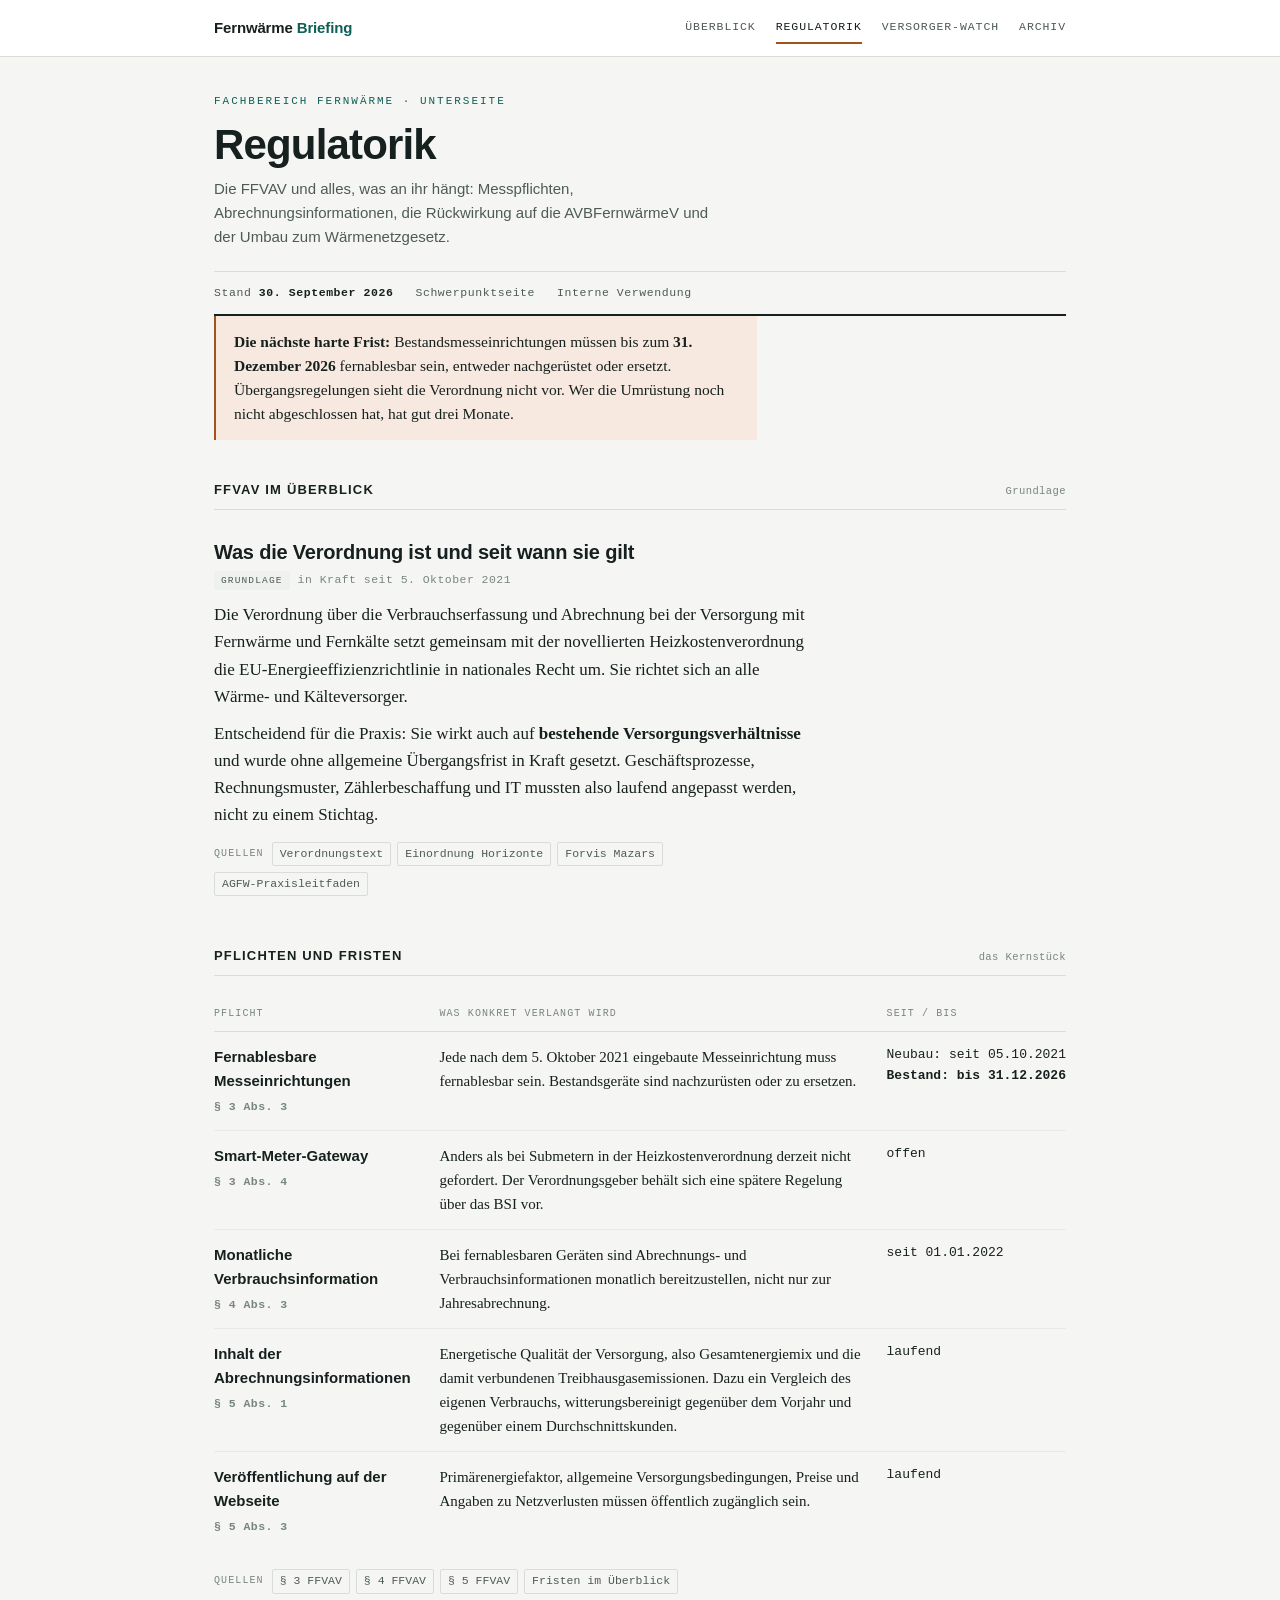
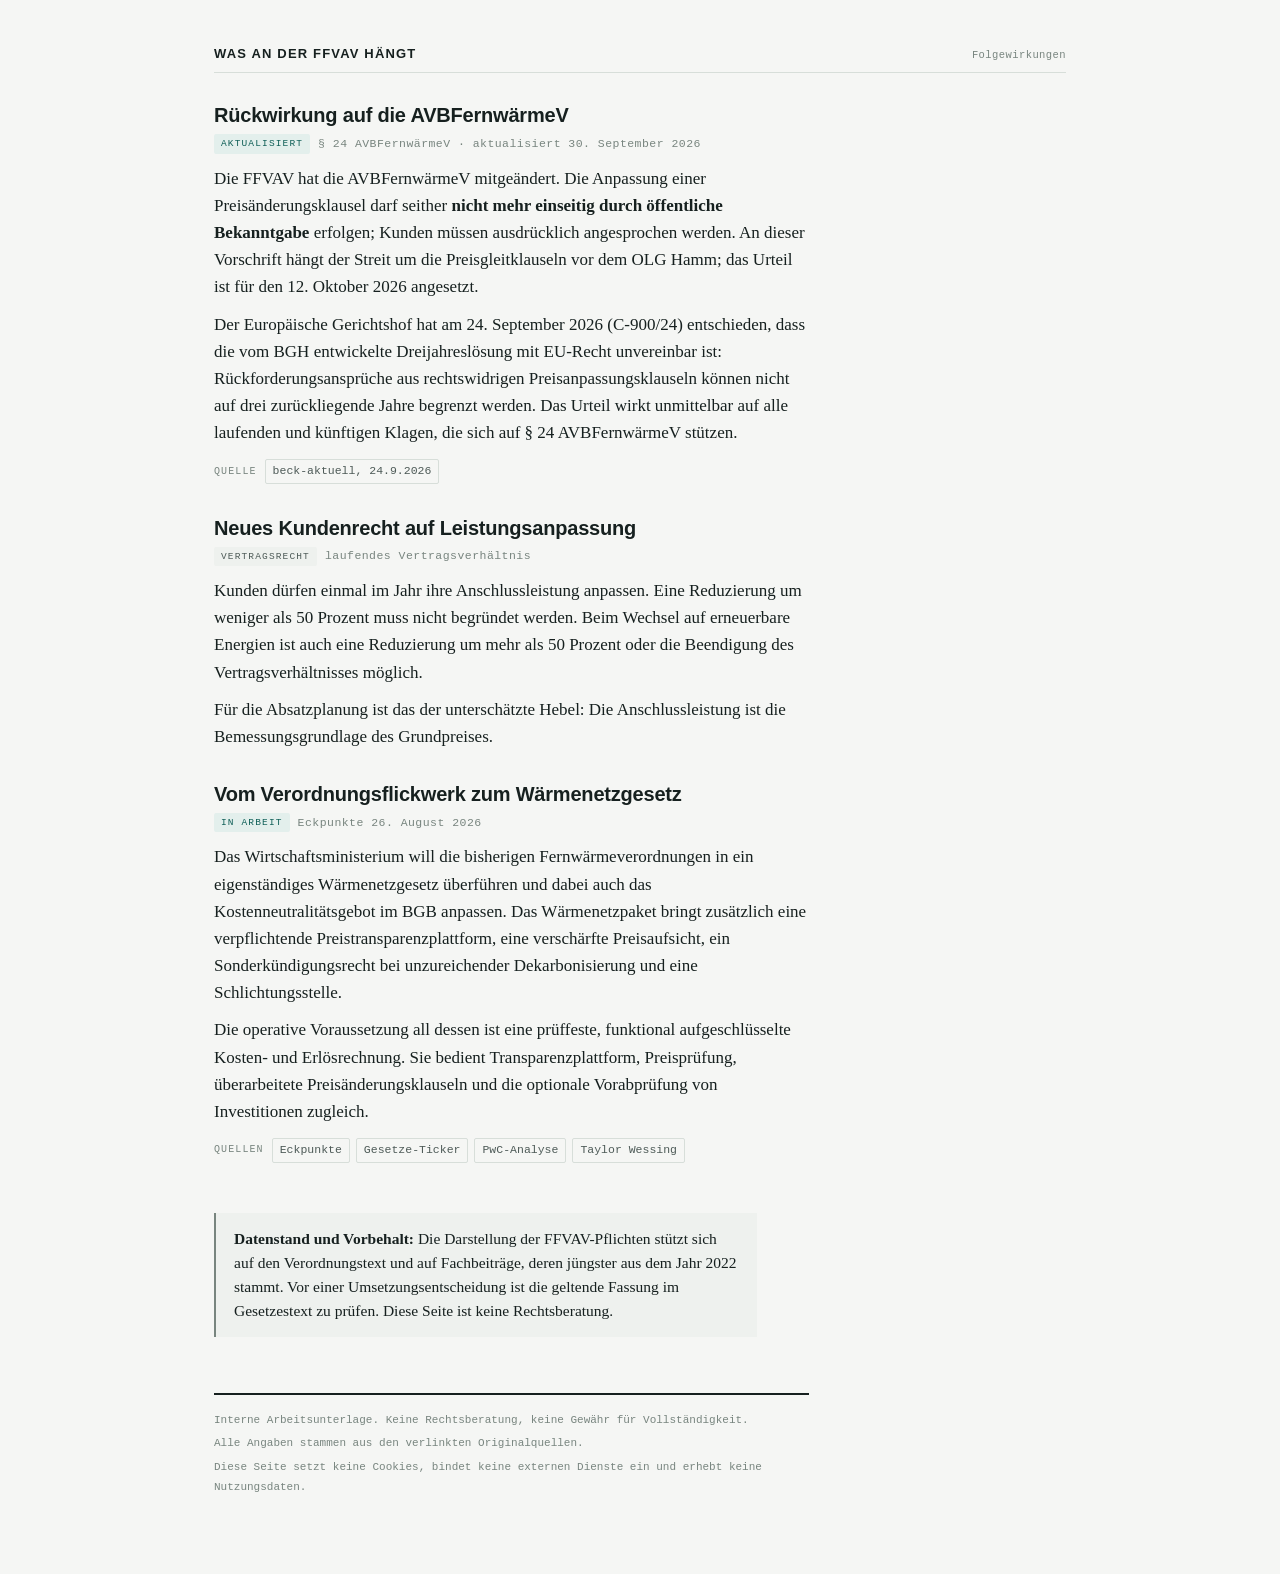
<file: regulatorik.html>
<!doctype html>
<html lang="de">
<head>
<meta charset="utf-8">
<meta name="viewport" content="width=device-width, initial-scale=1">
<meta name="robots" content="noindex, nofollow">
<meta name="referrer" content="no-referrer">
<meta name="color-scheme" content="light dark">
<meta name="description" content="FFVAV, AVBFernwaermeV und Waermenetzgesetz: Pflichten und Fristen.">
<title>Regulatorik · Fernwärme Briefing</title>
<link rel="stylesheet" href="assets/style.css">
</head>
<body>

<nav class="nav">
  <div class="nav-in">
    <a class="brand" href="index.html">Fernwärme<span> Briefing</span></a>
    <a class="tab" href="index.html">Überblick</a>
    <a class="tab" href="regulatorik.html" aria-current="page">Regulatorik</a>
    <a class="tab" href="versorger.html">Versorger-Watch</a>
    <a class="tab" href="archiv.html">Archiv</a>
  </div>
</nav>

<div class="wrap">

  <header class="mast">
    <div class="kicker">Fachbereich Fernwärme · Unterseite</div>
    <h1>Regulatorik</h1>
    <p class="subtitle">Die FFVAV und alles, was an ihr hängt: Messpflichten, Abrechnungsinformationen, die Rückwirkung auf die AVBFernwärmeV und der Umbau zum Wärmenetzgesetz.</p>
    <div class="mast-meta">
      <span>Stand <b>30. September 2026</b></span>
      <span>Schwerpunktseite</span>
      <span>Interne Verwendung</span>
    </div>
  </header>

  <div class="note note-warn">
    <strong>Die nächste harte Frist:</strong> Bestandsmesseinrichtungen müssen bis zum
    <strong>31. Dezember 2026</strong> fernablesbar sein, entweder nachgerüstet oder ersetzt.
    Übergangsregelungen sieht die Verordnung nicht vor. Wer die Umrüstung noch nicht
    abgeschlossen hat, hat gut drei Monate.
  </div>

  <section>
    <div class="sec-head">
      <h2 class="sec-title">FFVAV im Überblick</h2>
      <div class="sec-note">Grundlage</div>
    </div>
    <div class="sec-body">

      <article class="item">
        <h3>Was die Verordnung ist und seit wann sie gilt</h3>
        <div class="meta">
          <span class="pill pill-lauf">Grundlage</span>
          <span class="date">in Kraft seit 5. Oktober 2021</span>
        </div>
        <p>Die Verordnung über die Verbrauchserfassung und Abrechnung bei der Versorgung mit
        Fernwärme und Fernkälte setzt gemeinsam mit der novellierten Heizkostenverordnung die
        EU-Energieeffizienzrichtlinie in nationales Recht um. Sie richtet sich an alle Wärme-
        und Kälteversorger.</p>
        <p>Entscheidend für die Praxis: Sie wirkt auch auf <strong>bestehende
        Versorgungsverhältnisse</strong> und wurde ohne allgemeine Übergangsfrist in Kraft
        gesetzt. Geschäftsprozesse, Rechnungsmuster, Zählerbeschaffung und IT mussten also
        laufend angepasst werden, nicht zu einem Stichtag.</p>
        <div class="src">
          <span class="src-lab">Quellen</span>
          <a href="https://www.gesetze-im-internet.de/ffvav/">Verordnungstext</a>
          <a href="https://www.horizonte.group/ffvav/">Einordnung Horizonte</a>
          <a href="https://www.forvismazars.com/de/de/ueber-uns/aktuelles/presse-medien/newsletter/newsletter-public-sector/archiv/newsletter-public-sector-4-2021/ffvav">Forvis Mazars</a>
          <a href="https://www.agfw-shop.de/leitfaeden-umsetzungshilfen/praxisleitaden-ffvav.html">AGFW-Praxisleitfaden</a>
        </div>
      </article>

    </div>
  </section>

  <section>
    <div class="sec-head">
      <h2 class="sec-title">Pflichten und Fristen</h2>
      <div class="sec-note">das Kernstück</div>
    </div>
    <div class="sec-body">

      <div class="scroller">
      <table class="grid">
        <thead>
          <tr><th>Pflicht</th><th>Was konkret verlangt wird</th><th>Seit / bis</th></tr>
        </thead>
        <tbody>
          <tr>
            <td>Fernablesbare Messeinrichtungen<br><span class="date">§ 3 Abs. 3</span></td>
            <td>Jede nach dem 5. Oktober 2021 eingebaute Messeinrichtung muss fernablesbar sein.
                Bestandsgeräte sind nachzurüsten oder zu ersetzen.</td>
            <td class="num">Neubau: seit 05.10.2021<br><strong>Bestand: bis 31.12.2026</strong></td>
          </tr>
          <tr>
            <td>Smart-Meter-Gateway<br><span class="date">§ 3 Abs. 4</span></td>
            <td>Anders als bei Submetern in der Heizkostenverordnung derzeit nicht gefordert.
                Der Verordnungsgeber behält sich eine spätere Regelung über das BSI vor.</td>
            <td class="num">offen</td>
          </tr>
          <tr>
            <td>Monatliche Verbrauchsinformation<br><span class="date">§ 4 Abs. 3</span></td>
            <td>Bei fernablesbaren Geräten sind Abrechnungs- und Verbrauchsinformationen
                monatlich bereitzustellen, nicht nur zur Jahresabrechnung.</td>
            <td class="num">seit 01.01.2022</td>
          </tr>
          <tr>
            <td>Inhalt der Abrechnungsinformationen<br><span class="date">§ 5 Abs. 1</span></td>
            <td>Energetische Qualität der Versorgung, also Gesamtenergiemix und die damit
                verbundenen Treibhausgasemissionen. Dazu ein Vergleich des eigenen Verbrauchs,
                witterungsbereinigt gegenüber dem Vorjahr und gegenüber einem Durchschnittskunden.</td>
            <td class="num">laufend</td>
          </tr>
          <tr>
            <td>Veröffentlichung auf der Webseite<br><span class="date">§ 5 Abs. 3</span></td>
            <td>Primärenergiefaktor, allgemeine Versorgungsbedingungen, Preise und Angaben zu
                Netzverlusten müssen öffentlich zugänglich sein.</td>
            <td class="num">laufend</td>
          </tr>
        </tbody>
      </table>
      </div>
      <div class="src" style="margin-top:16px">
        <span class="src-lab">Quellen</span>
        <a href="https://www.gesetze-im-internet.de/ffvav/__3.html">§ 3 FFVAV</a>
        <a href="https://www.gesetze-im-internet.de/ffvav/__4.html">§ 4 FFVAV</a>
        <a href="https://www.gesetze-im-internet.de/ffvav/__5.html">§ 5 FFVAV</a>
        <a href="https://www.horizonte.group/ffvav/">Fristen im Überblick</a>
      </div>

    </div>
  </section>

  <section>
    <div class="sec-head">
      <h2 class="sec-title">Was an der FFVAV hängt</h2>
      <div class="sec-note">Folgewirkungen</div>
    </div>
    <div class="sec-body">

      <article class="item">
        <h3>Rückwirkung auf die AVBFernwärmeV</h3>
        <div class="meta">
          <span class="pill pill-upd">Aktualisiert</span>
          <span class="date">§ 24 AVBFernwärmeV · aktualisiert 30. September 2026</span>
        </div>
        <p>Die FFVAV hat die AVBFernwärmeV mitgeändert. Die Anpassung einer Preisänderungsklausel
        darf seither <strong>nicht mehr einseitig durch öffentliche Bekanntgabe</strong> erfolgen;
        Kunden müssen ausdrücklich angesprochen werden. An dieser Vorschrift hängt der
        Streit um die Preisgleitklauseln vor dem OLG Hamm; das Urteil ist für den 12. Oktober 2026 angesetzt.</p>
        <p>Der Europäische Gerichtshof hat am 24. September 2026 (C-900/24) entschieden, dass die
        vom BGH entwickelte Dreijahreslösung mit EU-Recht unvereinbar ist: Rückforderungsansprüche
        aus rechtswidrigen Preisanpassungsklauseln können nicht auf drei zurückliegende Jahre
        begrenzt werden. Das Urteil wirkt unmittelbar auf alle laufenden und künftigen Klagen,
        die sich auf § 24 AVBFernwärmeV stützen.</p>
        <div class="src">
          <span class="src-lab">Quelle</span>
          <a href="https://www.beck-aktuell.de/heute-im-recht/rechtsprechung/eugh-C90024-dreijahresloesung-agb-fernwaerme-bgh-2026-09-24">beck-aktuell, 24.9.2026</a>
        </div>
      </article>

      <article class="item">
        <h3>Neues Kundenrecht auf Leistungsanpassung</h3>
        <div class="meta">
          <span class="pill pill-lauf">Vertragsrecht</span>
          <span class="date">laufendes Vertragsverhältnis</span>
        </div>
        <p>Kunden dürfen einmal im Jahr ihre Anschlussleistung anpassen. Eine Reduzierung um
        weniger als 50 Prozent muss nicht begründet werden. Beim Wechsel auf erneuerbare Energien
        ist auch eine Reduzierung um mehr als 50 Prozent oder die Beendigung des
        Vertragsverhältnisses möglich.</p>
        <p>Für die Absatzplanung ist das der unterschätzte Hebel: Die Anschlussleistung ist die
        Bemessungsgrundlage des Grundpreises.</p>
      </article>

      <article class="item">
        <h3>Vom Verordnungsflickwerk zum Wärmenetzgesetz</h3>
        <div class="meta">
          <span class="pill pill-upd">In Arbeit</span>
          <span class="date">Eckpunkte 26. August 2026</span>
        </div>
        <p>Das Wirtschaftsministerium will die bisherigen Fernwärmeverordnungen in ein
        eigenständiges Wärmenetzgesetz überführen und dabei auch das Kostenneutralitätsgebot im
        BGB anpassen. Das Wärmenetzpaket bringt zusätzlich eine verpflichtende
        Preistransparenzplattform, eine verschärfte Preisaufsicht, ein Sonderkündigungsrecht bei
        unzureichender Dekarbonisierung und eine Schlichtungsstelle.</p>
        <p>Die operative Voraussetzung all dessen ist eine prüffeste, funktional aufgeschlüsselte
        Kosten- und Erlösrechnung. Sie bedient Transparenzplattform, Preisprüfung, überarbeitete
        Preisänderungsklauseln und die optionale Vorabprüfung von Investitionen zugleich.</p>
        <div class="src">
          <span class="src-lab">Quellen</span>
          <a href="https://www.bundesregierung.de/breg-de/aktuelles/eckpunkte-waermenetz-2450162">Eckpunkte</a>
          <a href="https://www.zfk.de/politik/deutschland/energiegesetze-ticker-deutschland-reiche">Gesetze-Ticker</a>
          <a href="https://blogs.pwc.de/de/auf-ein-watt/article/256614/waermenetzpaket-2026-vom-eckpunktepapier-zur-investitionsentscheidung-was-jetzt-auf-waermeversorger-zukommt/">PwC-Analyse</a>
          <a href="https://www.taylorwessing.com/de/insights-and-events/insights/2026/08/waermenetzpaket-2026">Taylor Wessing</a>
        </div>
      </article>

    </div>
  </section>

  <div class="note">
    <strong>Datenstand und Vorbehalt:</strong> Die Darstellung der FFVAV-Pflichten stützt sich auf
    den Verordnungstext und auf Fachbeiträge, deren jüngster aus dem Jahr 2022 stammt. Vor einer
    Umsetzungsentscheidung ist die geltende Fassung im Gesetzestext zu prüfen. Diese Seite ist
    keine Rechtsberatung.
  </div>

  <footer class="foot">
    <p>Interne Arbeitsunterlage. Keine Rechtsberatung, keine Gewähr für Vollständigkeit.</p>
    <p>Alle Angaben stammen aus den verlinkten Originalquellen.</p>
    <p>Diese Seite setzt keine Cookies, bindet keine externen Dienste ein und erhebt keine Nutzungsdaten.</p>
  </footer>
</div>

</body>
</html>
</file>
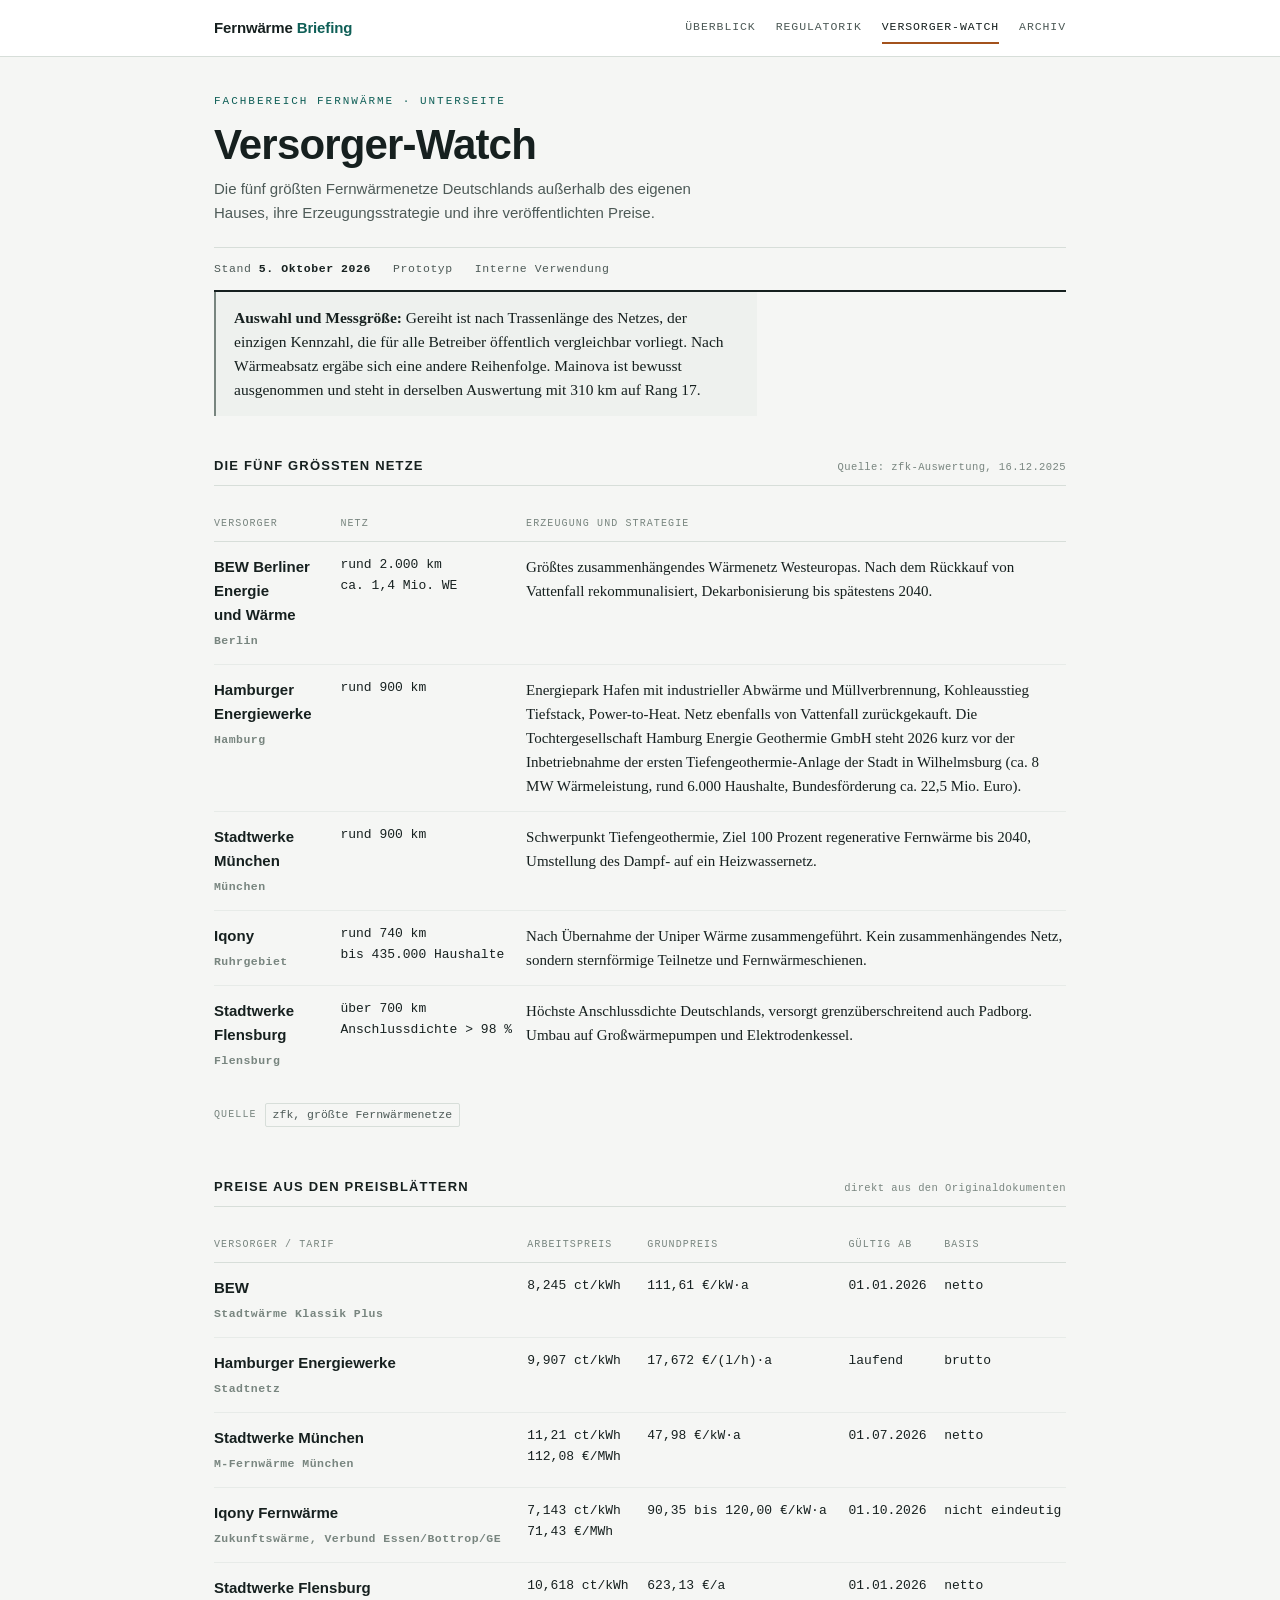
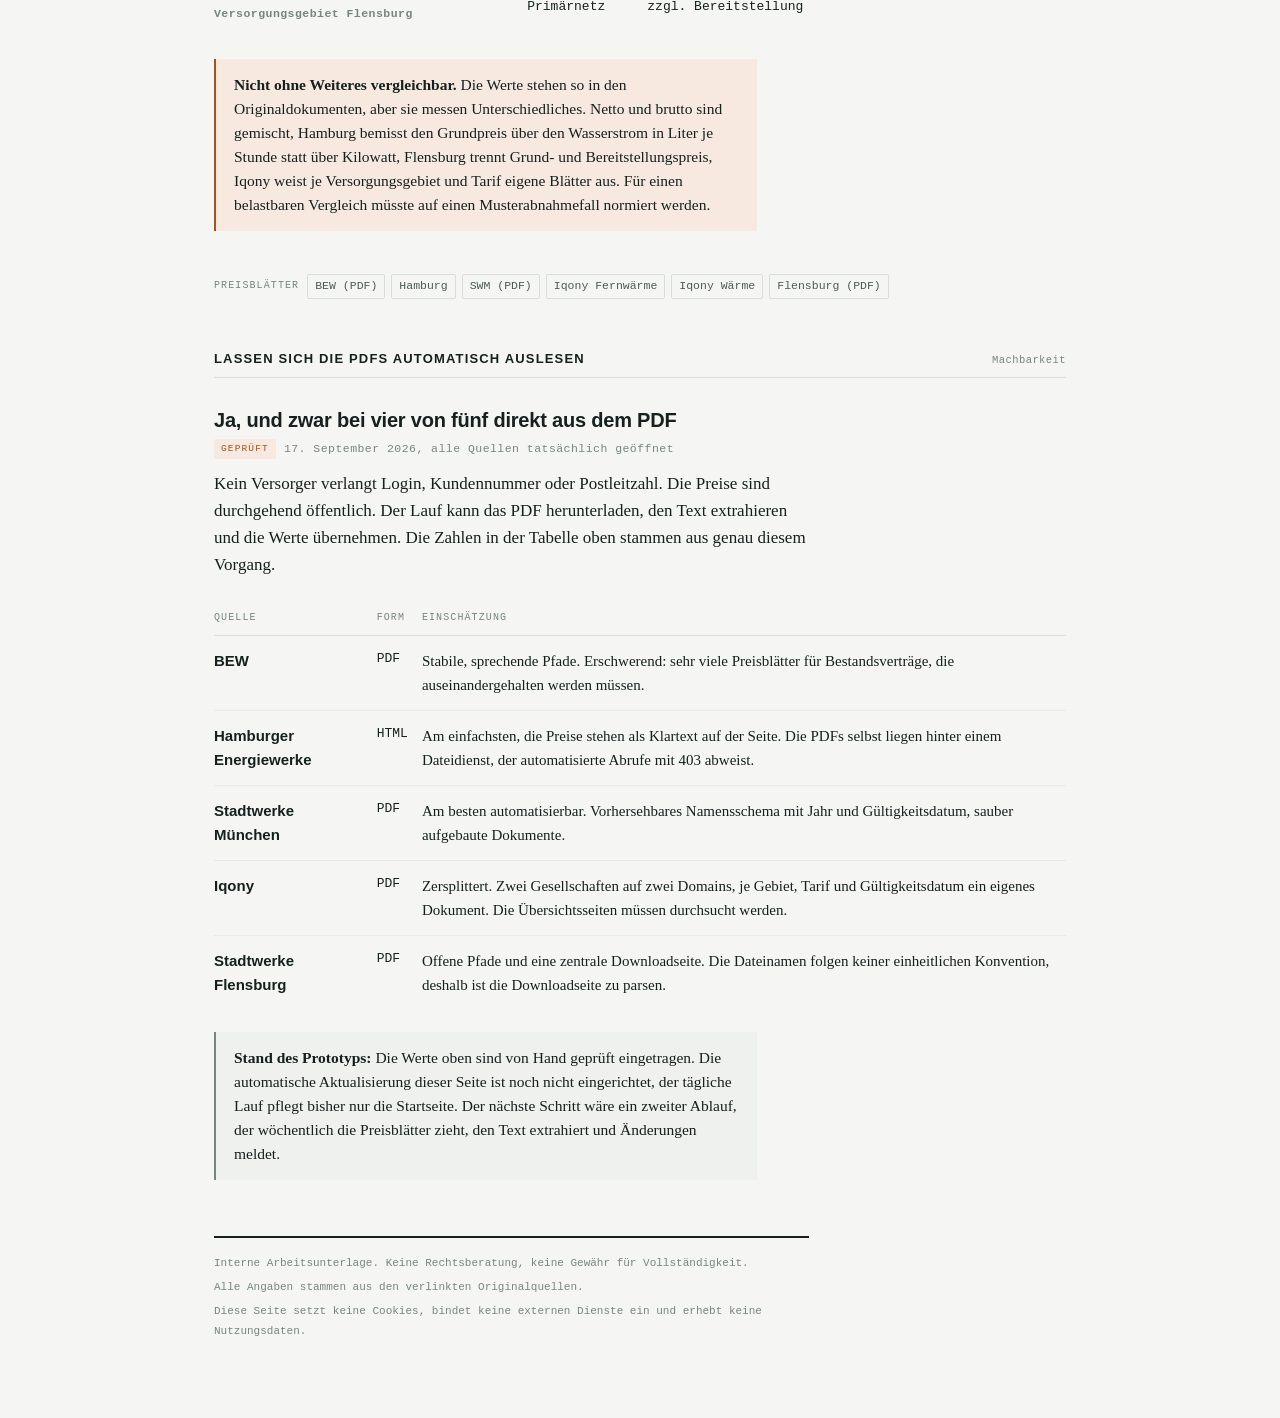
<file: versorger.html>
<!doctype html>
<html lang="de">
<head>
<meta charset="utf-8">
<meta name="viewport" content="width=device-width, initial-scale=1">
<meta name="robots" content="noindex, nofollow">
<meta name="referrer" content="no-referrer">
<meta name="color-scheme" content="light dark">
<meta name="description" content="Die fuenf groessten Fernwaermenetze Deutschlands, Tarife und Preisblaetter.">
<title>Versorger-Watch · Fernwärme Briefing</title>
<link rel="stylesheet" href="assets/style.css">
</head>
<body>

<nav class="nav">
  <div class="nav-in">
    <a class="brand" href="index.html">Fernwärme<span> Briefing</span></a>
    <a class="tab" href="index.html">Überblick</a>
    <a class="tab" href="regulatorik.html">Regulatorik</a>
    <a class="tab" href="versorger.html" aria-current="page">Versorger-Watch</a>
    <a class="tab" href="archiv.html">Archiv</a>
  </div>
</nav>

<div class="wrap">

  <header class="mast">
    <div class="kicker">Fachbereich Fernwärme · Unterseite</div>
    <h1>Versorger-Watch</h1>
    <p class="subtitle">Die fünf größten Fernwärmenetze Deutschlands außerhalb des eigenen Hauses, ihre Erzeugungsstrategie und ihre veröffentlichten Preise.</p>
    <div class="mast-meta">
      <span>Stand <b>5. Oktober 2026</b></span>
      <span>Prototyp</span>
      <span>Interne Verwendung</span>
    </div>
  </header>

  <div class="note">
    <strong>Auswahl und Messgröße:</strong> Gereiht ist nach Trassenlänge des Netzes, der einzigen
    Kennzahl, die für alle Betreiber öffentlich vergleichbar vorliegt. Nach Wärmeabsatz ergäbe sich
    eine andere Reihenfolge. Mainova ist bewusst ausgenommen und steht in derselben Auswertung mit
    310 km auf Rang 17.
  </div>

  <section>
    <div class="sec-head">
      <h2 class="sec-title">Die fünf größten Netze</h2>
      <div class="sec-note">Quelle: zfk-Auswertung, 16.12.2025</div>
    </div>
    <div class="sec-body">

      <div class="scroller">
      <table class="grid">
        <thead>
          <tr><th>Versorger</th><th>Netz</th><th>Erzeugung und Strategie</th></tr>
        </thead>
        <tbody>
          <tr>
            <td>BEW Berliner Energie<br>und Wärme<br><span class="date">Berlin</span></td>
            <td class="num">rund 2.000 km<br>ca. 1,4 Mio. WE</td>
            <td>Größtes zusammenhängendes Wärmenetz Westeuropas. Nach dem Rückkauf von Vattenfall
                rekommunalisiert, Dekarbonisierung bis spätestens 2040.</td>
          </tr>
          <tr>
            <td>Hamburger Energiewerke<br><span class="date">Hamburg</span></td>
            <td class="num">rund 900 km</td>
            <td>Energiepark Hafen mit industrieller Abwärme und Müllverbrennung, Kohleausstieg
                Tiefstack, Power-to-Heat. Netz ebenfalls von Vattenfall zurückgekauft. Die
                Tochtergesellschaft Hamburg Energie Geothermie GmbH steht 2026 kurz vor der
                Inbetriebnahme der ersten Tiefengeothermie-Anlage der Stadt in Wilhelmsburg
                (ca. 8 MW Wärmeleistung, rund 6.000 Haushalte, Bundesförderung ca. 22,5 Mio.
                Euro).</td>
          </tr>
          <tr>
            <td>Stadtwerke München<br><span class="date">München</span></td>
            <td class="num">rund 900 km</td>
            <td>Schwerpunkt Tiefengeothermie, Ziel 100 Prozent regenerative Fernwärme bis 2040,
                Umstellung des Dampf- auf ein Heizwassernetz.</td>
          </tr>
          <tr>
            <td>Iqony<br><span class="date">Ruhrgebiet</span></td>
            <td class="num">rund 740 km<br>bis 435.000 Haushalte</td>
            <td>Nach Übernahme der Uniper Wärme zusammengeführt. Kein zusammenhängendes Netz,
                sondern sternförmige Teilnetze und Fernwärmeschienen.</td>
          </tr>
          <tr>
            <td>Stadtwerke Flensburg<br><span class="date">Flensburg</span></td>
            <td class="num">über 700 km<br>Anschlussdichte &gt; 98 %</td>
            <td>Höchste Anschlussdichte Deutschlands, versorgt grenzüberschreitend auch Padborg.
                Umbau auf Großwärmepumpen und Elektrodenkessel.</td>
          </tr>
        </tbody>
      </table>
      </div>
      <div class="src" style="margin-top:16px">
        <span class="src-lab">Quelle</span>
        <a href="https://www.zfk.de/energie/waermewende/die-groessten-fernwaerme-netze-in-deutschland">zfk, größte Fernwärmenetze</a>
      </div>

    </div>
  </section>

  <section>
    <div class="sec-head">
      <h2 class="sec-title">Preise aus den Preisblättern</h2>
      <div class="sec-note">direkt aus den Originaldokumenten</div>
    </div>
    <div class="sec-body">

      <div class="scroller">
      <table class="grid">
        <thead>
          <tr><th>Versorger / Tarif</th><th>Arbeitspreis</th><th>Grundpreis</th><th>Gültig ab</th><th>Basis</th></tr>
        </thead>
        <tbody>
          <tr>
            <td>BEW<br><span class="date">Stadtwärme Klassik Plus</span></td>
            <td class="num">8,245 ct/kWh</td>
            <td class="num">111,61 €/kW·a</td>
            <td class="num">01.01.2026</td>
            <td class="num">netto</td>
          </tr>
          <tr>
            <td>Hamburger Energiewerke<br><span class="date">Stadtnetz</span></td>
            <td class="num">9,907 ct/kWh</td>
            <td class="num">17,672 €/(l/h)·a</td>
            <td class="num">laufend</td>
            <td class="num">brutto</td>
          </tr>
          <tr>
            <td>Stadtwerke München<br><span class="date">M-Fernwärme München</span></td>
            <td class="num">11,21 ct/kWh<br>112,08 €/MWh</td>
            <td class="num">47,98 €/kW·a</td>
            <td class="num">01.07.2026</td>
            <td class="num">netto</td>
          </tr>
          <tr>
            <td>Iqony Fernwärme<br><span class="date">Zukunftswärme, Verbund Essen/Bottrop/GE</span></td>
            <td class="num">7,143 ct/kWh<br>71,43 €/MWh</td>
            <td class="num">90,35 bis 120,00 €/kW·a</td>
            <td class="num">01.10.2026</td>
            <td class="num">nicht eindeutig</td>
          </tr>
          <tr>
            <td>Stadtwerke Flensburg<br><span class="date">Versorgungsgebiet Flensburg</span></td>
            <td class="num">10,618 ct/kWh<br>Primärnetz</td>
            <td class="num">623,13 €/a<br>zzgl. Bereitstellung</td>
            <td class="num">01.01.2026</td>
            <td class="num">netto</td>
          </tr>
        </tbody>
      </table>
      </div>

      <div class="note note-warn" style="margin-top:22px">
        <strong>Nicht ohne Weiteres vergleichbar.</strong> Die Werte stehen so in den
        Originaldokumenten, aber sie messen Unterschiedliches. Netto und brutto sind gemischt,
        Hamburg bemisst den Grundpreis über den Wasserstrom in Liter je Stunde statt über
        Kilowatt, Flensburg trennt Grund- und Bereitstellungspreis, Iqony weist je Versorgungsgebiet
        und Tarif eigene Blätter aus. Für einen belastbaren Vergleich müsste auf einen
        Musterabnahmefall normiert werden.
      </div>

      <div class="src">
        <span class="src-lab">Preisblätter</span>
        <a href="https://www.bew.berlin/binaries/content/assets/website/warme/fernwarme/preisblatt-stadtwarme.pdf">BEW (PDF)</a>
        <a href="https://www.hamburger-energiewerke.de/waerme/fernwaerme-stadtnetz/preise-stadtnetz">Hamburg</a>
        <a href="https://www.swm.de/dam/doc/geschaeftskunden/fernwaerme/2026/preisblatt-m-fernwaerme-muenchen-zum-010726.pdf">SWM (PDF)</a>
        <a href="https://fernwaerme.iqony.energy/de/downloads-services">Iqony Fernwärme</a>
        <a href="https://waerme.iqony.energy/fernwaerme/tarife-preise">Iqony Wärme</a>
        <a href="https://www.stadtwerke-flensburg.de/fileadmin/user_upload/PDFs/1.2_Service/1.2.7_Downloads/Fernwaerme/preisblatt_fernwaerme_flensburg_012026.pdf">Flensburg (PDF)</a>
      </div>

    </div>
  </section>

  <section>
    <div class="sec-head">
      <h2 class="sec-title">Lassen sich die PDFs automatisch auslesen</h2>
      <div class="sec-note">Machbarkeit</div>
    </div>
    <div class="sec-body">

      <article class="item">
        <h3>Ja, und zwar bei vier von fünf direkt aus dem PDF</h3>
        <div class="meta">
          <span class="pill pill-neu">Geprüft</span>
          <span class="date">17. September 2026, alle Quellen tatsächlich geöffnet</span>
        </div>
        <p>Kein Versorger verlangt Login, Kundennummer oder Postleitzahl. Die Preise sind
        durchgehend öffentlich. Der Lauf kann das PDF herunterladen, den Text extrahieren und die
        Werte übernehmen. Die Zahlen in der Tabelle oben stammen aus genau diesem Vorgang.</p>
      </article>

      <div class="scroller">
      <table class="grid">
        <thead>
          <tr><th>Quelle</th><th>Form</th><th>Einschätzung</th></tr>
        </thead>
        <tbody>
          <tr><td>BEW</td><td class="num">PDF</td>
              <td>Stabile, sprechende Pfade. Erschwerend: sehr viele Preisblätter für Bestandsverträge, die auseinandergehalten werden müssen.</td></tr>
          <tr><td>Hamburger Energiewerke</td><td class="num">HTML</td>
              <td>Am einfachsten, die Preise stehen als Klartext auf der Seite. Die PDFs selbst liegen hinter einem Dateidienst, der automatisierte Abrufe mit 403 abweist.</td></tr>
          <tr><td>Stadtwerke München</td><td class="num">PDF</td>
              <td>Am besten automatisierbar. Vorhersehbares Namensschema mit Jahr und Gültigkeitsdatum, sauber aufgebaute Dokumente.</td></tr>
          <tr><td>Iqony</td><td class="num">PDF</td>
              <td>Zersplittert. Zwei Gesellschaften auf zwei Domains, je Gebiet, Tarif und Gültigkeitsdatum ein eigenes Dokument. Die Übersichtsseiten müssen durchsucht werden.</td></tr>
          <tr><td>Stadtwerke Flensburg</td><td class="num">PDF</td>
              <td>Offene Pfade und eine zentrale Downloadseite. Die Dateinamen folgen keiner einheitlichen Konvention, deshalb ist die Downloadseite zu parsen.</td></tr>
        </tbody>
      </table>
      </div>

      <div class="note" style="margin-top:22px">
        <strong>Stand des Prototyps:</strong> Die Werte oben sind von Hand geprüft eingetragen.
        Die automatische Aktualisierung dieser Seite ist noch nicht eingerichtet, der tägliche Lauf
        pflegt bisher nur die Startseite. Der nächste Schritt wäre ein zweiter Ablauf, der
        wöchentlich die Preisblätter zieht, den Text extrahiert und Änderungen meldet.
      </div>

    </div>
  </section>

  <footer class="foot">
    <p>Interne Arbeitsunterlage. Keine Rechtsberatung, keine Gewähr für Vollständigkeit.</p>
    <p>Alle Angaben stammen aus den verlinkten Originalquellen.</p>
    <p>Diese Seite setzt keine Cookies, bindet keine externen Dienste ein und erhebt keine Nutzungsdaten.</p>
  </footer>
</div>

</body>
</html>
</file>
<file: assets/style.css>
:root{
  --ground:#f5f6f4;
  --surface:#ffffff;
  --surface-2:#eef1ee;
  --ink:#16201f;
  --ink-2:#4d5a57;
  --ink-3:#78857f;
  --rule:#d7ded9;
  --rule-soft:#e7ebe8;
  --accent:#0f5f57;
  --accent-soft:#e3efec;
  --neu:#a3521c;
  --neu-soft:#f7e9df;
  --serif:"Iowan Old Style","Palatino Linotype",Palatino,Georgia,"Times New Roman",serif;
  --sans:-apple-system,BlinkMacSystemFont,"Segoe UI",Roboto,"Helvetica Neue",Arial,sans-serif;
  --mono:ui-monospace,SFMono-Regular,"SF Mono",Menlo,Consolas,"Liberation Mono",monospace;
}
@media (prefers-color-scheme:dark){
  :root:not([data-theme="light"]){
    --ground:#0f1614;--surface:#161f1d;--surface-2:#1b2523;
    --ink:#e7eeeb;--ink-2:#a2b0ab;--ink-3:#7b8984;
    --rule:#2a3634;--rule-soft:#212c2a;
    --accent:#5ec4b7;--accent-soft:#16302d;
    --neu:#e08a5c;--neu-soft:#2d1f17;
  }
}
:root[data-theme="dark"]{
  --ground:#0f1614;--surface:#161f1d;--surface-2:#1b2523;
  --ink:#e7eeeb;--ink-2:#a2b0ab;--ink-3:#7b8984;
  --rule:#2a3634;--rule-soft:#212c2a;
  --accent:#5ec4b7;--accent-soft:#16302d;
  --neu:#e08a5c;--neu-soft:#2d1f17;
}

*{box-sizing:border-box}
html{-webkit-text-size-adjust:100%;scroll-padding-top:74px}
body{
  background:var(--ground);color:var(--ink);
  font-family:var(--serif);font-size:17px;line-height:1.6;margin:0;
  -webkit-font-smoothing:antialiased;
}
.wrap{max-width:900px;margin:0 auto;padding:0 24px 72px}

/* ---------- Sticky Navigation ---------- */
.nav{
  position:sticky;top:0;z-index:50;
  background:var(--surface);
  border-bottom:1px solid var(--rule);
  backdrop-filter:saturate(1.2);
}
.nav-in{
  max-width:900px;margin:0 auto;padding:0 24px;
  display:flex;align-items:center;gap:8px 20px;flex-wrap:wrap;
  min-height:56px;
}
.brand{
  font-family:var(--sans);font-weight:700;font-size:15px;
  letter-spacing:-.01em;color:var(--ink);text-decoration:none;
  margin-right:auto;white-space:nowrap;
}
.brand span{color:var(--accent)}
.nav a.tab{
  font-family:var(--mono);font-size:11.5px;letter-spacing:.08em;
  text-transform:uppercase;color:var(--ink-2);text-decoration:none;
  padding:6px 0;border-bottom:2px solid transparent;white-space:nowrap;
  transition:color .15s,border-color .15s;
}
.nav a.tab:hover{color:var(--accent)}
.nav a.tab[aria-current="page"]{color:var(--ink);border-bottom-color:var(--neu)}
a:focus-visible{outline:2px solid var(--accent);outline-offset:2px}

/* ---------- Kopf ---------- */
.mast{padding:36px 0 0}
.kicker{
  font-family:var(--mono);font-size:11px;letter-spacing:.18em;
  text-transform:uppercase;color:var(--accent);margin-bottom:12px;
}
h1{
  font-family:var(--sans);font-weight:700;
  font-size:clamp(28px,5.2vw,42px);letter-spacing:-.02em;
  line-height:1.05;margin:0;text-wrap:balance;
}
.subtitle{
  font-family:var(--sans);font-size:15px;color:var(--ink-2);
  margin:10px 0 0;max-width:62ch;
}
.mast-meta{
  display:flex;flex-wrap:wrap;gap:6px 22px;margin:22px 0 0;padding:12px 0;
  border-top:1px solid var(--rule);border-bottom:2px solid var(--ink);
}
.mast-meta span{font-family:var(--mono);font-size:11.5px;letter-spacing:.05em;color:var(--ink-2)}
.mast-meta b{color:var(--ink);font-weight:600}

/* ---------- Neu-Kasten ---------- */
.whatsnew{
  background:var(--surface);border:1px solid var(--rule);
  border-left:3px solid var(--neu);padding:20px 22px;margin:30px 0 40px;
}
.whatsnew h2{
  font-family:var(--mono);font-size:11px;letter-spacing:.16em;text-transform:uppercase;
  color:var(--neu);margin:0 0 12px;font-weight:500;
}
.whatsnew ul{margin:0;padding:0;list-style:none}
.whatsnew li{position:relative;padding-left:18px;margin-bottom:7px;font-size:16px;line-height:1.5}
.whatsnew li:last-child{margin-bottom:0}
.whatsnew li::before{content:"";position:absolute;left:0;top:.68em;width:8px;height:1px;background:var(--neu)}

/* ---------- Kennzahlen ---------- */
.figures{
  display:grid;grid-template-columns:repeat(auto-fit,minmax(158px,1fr));
  gap:1px;background:var(--rule);border:1px solid var(--rule);margin:0 0 46px;
}
.fig{background:var(--ground);padding:16px 18px 18px}
.fig-num{
  font-family:var(--sans);font-size:29px;font-weight:700;line-height:1;
  letter-spacing:-.02em;font-variant-numeric:tabular-nums;
}
.fig-lab{font-family:var(--mono);font-size:10.5px;line-height:1.45;letter-spacing:.03em;color:var(--ink-2);margin-top:9px}
.fig-trend{color:var(--neu)}

/* ---------- Sektionen ---------- */
section{margin:0 0 50px}
.sec-head{
  display:flex;align-items:baseline;justify-content:space-between;gap:16px;
  border-bottom:1px solid var(--rule);padding-bottom:8px;margin-bottom:8px;
}
.sec-title{
  font-family:var(--sans);font-size:13px;font-weight:700;letter-spacing:.09em;
  text-transform:uppercase;color:var(--ink);margin:0;
}
.sec-note{font-family:var(--mono);font-size:10.5px;letter-spacing:.04em;color:var(--ink-3);text-align:right}
.sec-body{padding-top:22px}

/* ---------- Meldungen ---------- */
.item{margin:0 0 32px;max-width:70ch}
.item:last-child{margin-bottom:0}
h3{
  font-family:var(--sans);font-size:20px;font-weight:650;line-height:1.25;
  letter-spacing:-.01em;margin:0 0 6px;text-wrap:balance;
}
h4{font-family:var(--sans);font-size:16px;font-weight:650;margin:26px 0 8px}
.meta{display:flex;flex-wrap:wrap;align-items:center;gap:8px;margin:0 0 11px}
.pill{
  font-family:var(--mono);font-size:9.5px;letter-spacing:.12em;text-transform:uppercase;
  padding:2px 7px;border-radius:2px;white-space:nowrap;
}
.pill-neu{background:var(--neu-soft);color:var(--neu)}
.pill-upd{background:var(--accent-soft);color:var(--accent)}
.pill-lauf{background:var(--surface-2);color:var(--ink-2)}
.date{font-family:var(--mono);font-size:11.5px;letter-spacing:.04em;color:var(--ink-3)}
.item p{margin:0 0 10px}
ul.points{margin:0 0 12px;padding:0;list-style:none}
ul.points li{position:relative;padding-left:20px;margin-bottom:7px}
ul.points li::before{content:"";position:absolute;left:2px;top:.68em;width:7px;height:1px;background:var(--accent)}
ul.points li strong{font-weight:600}

/* ---------- Quellen ---------- */
.src{display:flex;flex-wrap:wrap;gap:6px;align-items:center;padding-top:3px}
.src-lab{font-family:var(--mono);font-size:10px;letter-spacing:.11em;text-transform:uppercase;color:var(--ink-3);margin-right:2px}
.src a{
  font-family:var(--mono);font-size:11.5px;color:var(--ink-2);text-decoration:none;
  border:1px solid var(--rule);border-radius:2px;padding:2px 7px;
  transition:border-color .15s,color .15s,background .15s;
}
.src a:hover,.src a:focus-visible{color:var(--accent);border-color:var(--accent);background:var(--accent-soft)}

/* ---------- Tabellen ---------- */
.board,.termine,.grid{width:100%;border-collapse:collapse}
.board{font-size:15.5px}
.board th,.grid th{
  font-family:var(--mono);font-size:10px;letter-spacing:.11em;text-transform:uppercase;
  color:var(--ink-3);text-align:left;font-weight:400;padding:0 14px 9px 0;
  border-bottom:1px solid var(--rule);
}
.board td,.grid td{padding:13px 14px 13px 0;border-bottom:1px solid var(--rule-soft);vertical-align:top}
.board tr:last-child td,.grid tr:last-child td{border-bottom:none}
.board td:first-child,.grid td:first-child{font-family:var(--sans);font-weight:600;font-size:15px}
.board td:last-child,.grid td:last-child{padding-right:0}
.board .st{font-family:var(--mono);font-size:11px;letter-spacing:.03em;color:var(--ink-2);white-space:nowrap}
.grid{font-size:15px}
.grid .num{font-family:var(--mono);font-size:13px;font-variant-numeric:tabular-nums;white-space:nowrap}
.termine{font-size:16px}
.termine td{padding:11px 0;border-bottom:1px solid var(--rule-soft);vertical-align:baseline}
.termine tr:last-child td{border-bottom:none}
.termine td.d{
  font-family:var(--mono);font-size:12.5px;font-variant-numeric:tabular-nums;
  white-space:nowrap;padding-right:22px;color:var(--neu);width:1%;
}
.scroller{overflow-x:auto}

/* ---------- Teaser zu Unterseiten ---------- */
.cards{display:grid;grid-template-columns:repeat(auto-fit,minmax(230px,1fr));gap:1px;background:var(--rule);border:1px solid var(--rule);margin:0 0 46px}
.card{background:var(--surface);padding:18px 20px 20px;text-decoration:none;color:inherit;display:block;transition:background .15s}
.card:hover{background:var(--accent-soft)}
.card b{display:block;font-family:var(--sans);font-size:16px;font-weight:650;margin-bottom:6px}
.card span{display:block;font-size:14.5px;line-height:1.45;color:var(--ink-2)}
.card i{display:block;font-style:normal;font-family:var(--mono);font-size:10.5px;letter-spacing:.06em;color:var(--accent);margin-top:10px}

/* ---------- Hinweise und Fuß ---------- */
.note{
  background:var(--surface-2);border-left:2px solid var(--ink-3);padding:14px 18px;
  margin:0 0 40px;max-width:70ch;font-size:15.5px;line-height:1.55;
}
.note-warn{border-left-color:var(--neu);background:var(--neu-soft)}
.foot{border-top:2px solid var(--ink);margin-top:56px;padding-top:16px;max-width:70ch}
.foot p{font-family:var(--mono);font-size:11px;line-height:1.8;color:var(--ink-3);margin:0 0 4px}

@media (prefers-reduced-motion:reduce){*{transition:none!important;animation:none!important}}
@media (max-width:620px){
  body{font-size:16px}
  .wrap{padding:0 18px 56px}
  .nav-in{padding:0 18px;gap:6px 14px}
  .brand{margin-right:0;width:100%;padding-top:10px}
  .nav a.tab{font-size:10.5px;padding-bottom:10px}
  .board thead,.grid thead{display:none}
  .board td,.grid td{display:block;border-bottom:none;padding:2px 0}
  .board tr,.grid tr{display:block;padding:14px 0;border-bottom:1px solid var(--rule-soft)}
}
</file>
